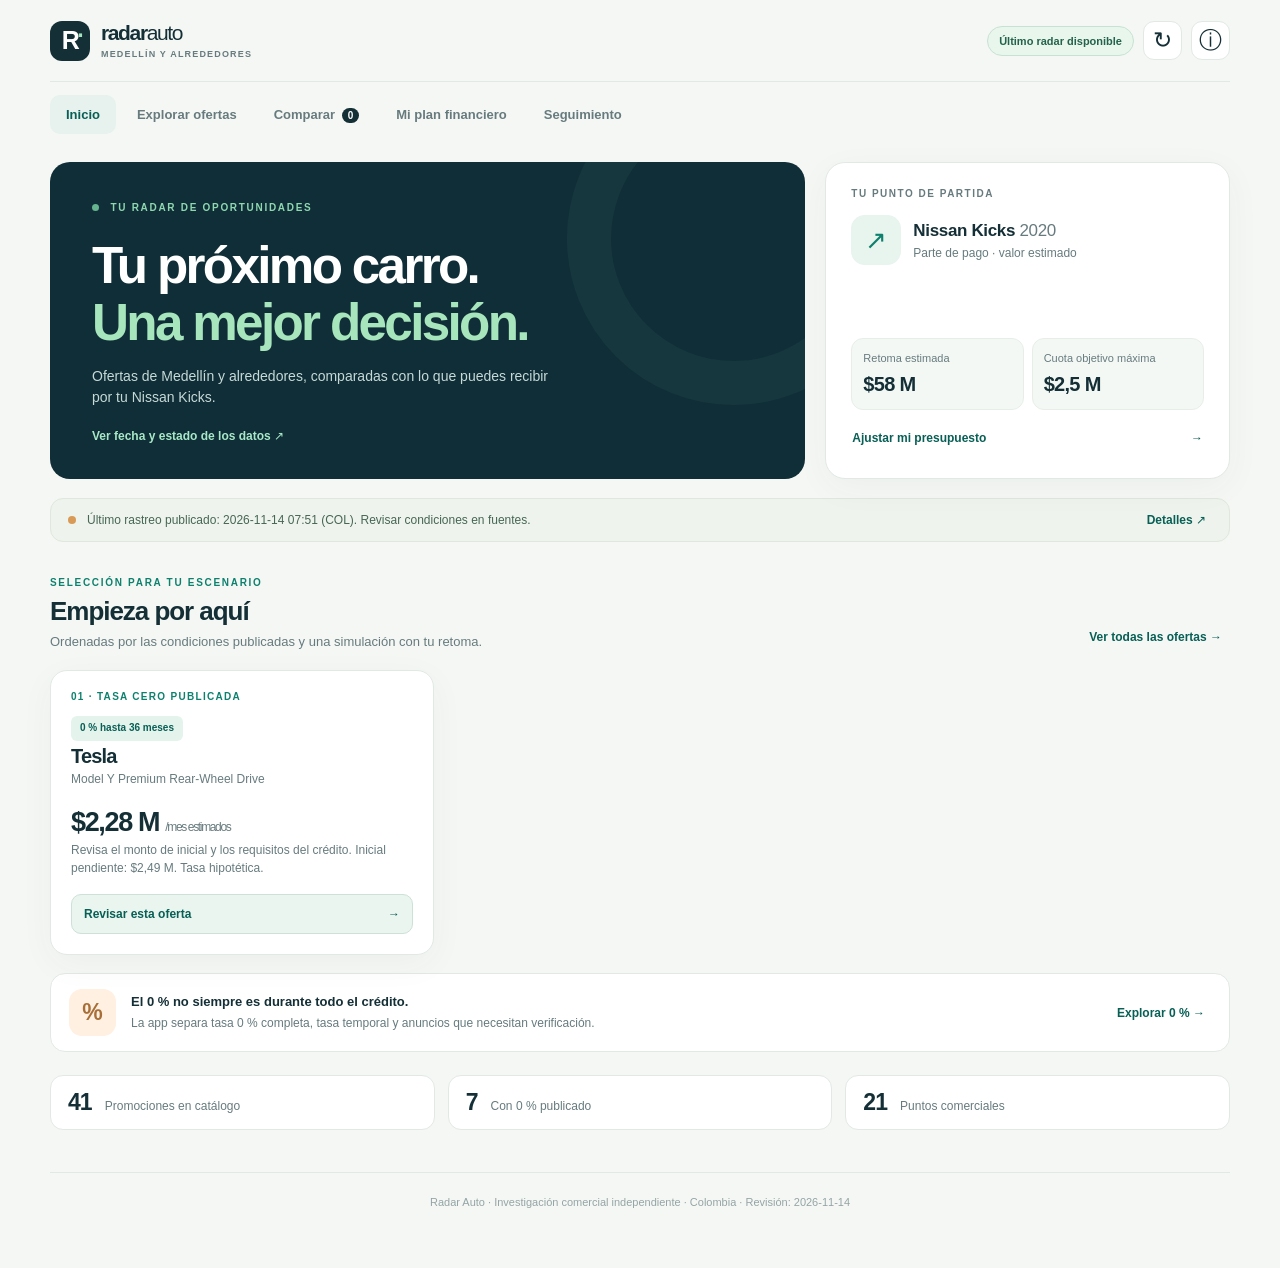
<file: index.html>
<!doctype html>
<html lang="es">
<head>
<meta charset="utf-8">
<meta name="viewport" content="width=device-width,initial-scale=1,viewport-fit=cover">
<title>Radar Auto · Ofertas de carros en Medellín</title>
<meta name="description" content="Encuentra promociones de carros, compáralas y simula el cambio entregando tu Nissan Kicks 2020.">
<meta name="theme-color" content="#112c35">
<meta name="apple-mobile-web-app-capable" content="yes">
<meta name="apple-mobile-web-app-title" content="Radar Auto">
<meta name="apple-mobile-web-app-status-bar-style" content="default">
<link rel="manifest" href="./manifest.webmanifest">
<link rel="icon" href="./icons/icon-192.png" type="image/png">
<link rel="apple-touch-icon" href="./icons/apple-touch-icon.png">
<style>:root{--ink:#142f36;--muted:#677b7e;--soft:#94a4a5;--accent:#0e806e;--accent-dark:#075f55;--accent-soft:#e5f3ed;--paper:#f5f7f4;--card:#fff;--line:#e2e9e5;--orange:#c18037;--orange-bg:#fff1df;--shadow:0 9px 35px rgba(25,60,54,.045);font-family:Inter,-apple-system,BlinkMacSystemFont,"Segoe UI",sans-serif;color:var(--ink);background:var(--paper);font-synthesis:none}
*{box-sizing:border-box}html{scroll-behavior:smooth}body{margin:0;min-width:320px;-webkit-font-smoothing:antialiased}button,input,select{font:inherit}button{cursor:pointer}button:disabled{cursor:not-allowed;opacity:.5}button,select,input{-webkit-tap-highlight-color:transparent}button:focus-visible,a:focus-visible,input:focus-visible,select:focus-visible,summary:focus-visible{outline:3px solid #5cae9d;outline-offset:3px}a{color:inherit}h1,h2,h3,p{margin-top:0}p{line-height:1.55}.hidden{display:none!important}.app-shell{max-width:1240px;padding:0 30px 60px;margin:0 auto}.app-header{height:82px;display:flex;align-items:center;justify-content:space-between;gap:15px;border-bottom:1px solid var(--line)}.brand-lockup{text-decoration:none;display:flex;align-items:center;gap:11px}.brand-icon{background:var(--ink);color:white;border-radius:12px;width:40px;height:40px;display:grid;place-items:center;position:relative;font-weight:900;font-size:25px;letter-spacing:-.07em}.brand-icon span{color:#a1e4be;position:absolute;right:8px;top:1px;font-size:23px}.brand-lockup strong{font-size:21px;letter-spacing:-.065em;display:block;line-height:1.05}.brand-light{font-weight:500}.brand-lockup small{font-size:9px;letter-spacing:.13em;display:block;font-weight:800;color:var(--muted);margin-top:5px}.header-actions{display:flex;align-items:center;gap:9px}.net-pill{border:1px solid #c7e2d4;background:#e8f6eb;color:#24624d;border-radius:30px;font-size:11px;font-weight:750;padding:8px 11px}.net-pill.off{background:#fff0df;color:#936028;border-color:#f1d8b3}.icon-button{display:grid;place-items:center;width:39px;height:39px;border:1px solid var(--line);background:var(--card);border-radius:11px;font-size:23px;color:var(--ink)}.desktop-nav{display:flex;align-items:center;gap:5px;margin:13px 0 28px}.nav-item{border:0;background:none;border-radius:10px;color:var(--muted);padding:12px 16px;font-size:13px;font-weight:740;white-space:nowrap}.nav-item.active{background:#e7f1ed;color:var(--accent-dark)}.compare-number{background:var(--ink);color:white;border-radius:20px;padding:2px 6px;font-size:10px;margin-left:3px}.screen{animation:appear .16s ease-out}@keyframes appear{from{opacity:.6;transform:translateY(3px)}to{opacity:1;transform:none}}
.eyebrow,.overline{font-size:10px;letter-spacing:.17em;font-weight:850;color:var(--accent);text-transform:uppercase}.live-dot{display:inline-block;width:7px;height:7px;background:#65b38f;border-radius:50%;margin-right:7px}.home-intro{display:grid;grid-template-columns:1.4fr .75fr;gap:20px}.intro-copy{min-height:301px;border-radius:20px;background:#102e37;color:white;padding:35px 42px;position:relative;overflow:hidden}.intro-copy:after{content:"";position:absolute;width:245px;height:245px;border:44px solid rgba(151,215,183,.055);border-radius:50%;right:-95px;top:-90px}.intro-copy .eyebrow{color:#8ed7af}.intro-copy h1{font-size:clamp(32px,4vw,53px);line-height:1.12;font-weight:720;letter-spacing:-.052em;margin:22px 0 14px;max-width:660px}.intro-copy h1 em{font-style:normal;color:#a7e5bc}.intro-copy p{color:#c6d9d7;max-width:460px;font-size:14px;margin-bottom:17px}.text-action{border:0;background:none;color:#a8e8c7;font-weight:730;font-size:12px;padding:0}.profile-summary{background:#fff;border-radius:20px;padding:25px;border:1px solid var(--line);box-shadow:var(--shadow);display:flex;flex-direction:column}.profile-label{font-size:10px;letter-spacing:.15em;font-weight:850;color:var(--muted)}.profile-car{display:flex;gap:12px;align-items:center;margin:16px 0 25px}.car-avatar{display:grid;place-items:center;background:#e8f4ee;color:var(--accent);font-size:26px;width:50px;height:50px;border-radius:14px}.profile-car strong{display:block;font-size:17px;letter-spacing:-.02em}.profile-car strong span{font-weight:450;color:var(--muted)}.profile-car small{display:block;font-size:12px;color:var(--muted);margin-top:5px}.profile-values{display:grid;grid-template-columns:1fr 1fr;gap:8px;margin-top:auto}.profile-values>div{padding:13px 11px;background:#f4f8f5;border:1px solid #e7eee8;border-radius:12px}.profile-values small{display:block;color:var(--muted);font-size:11px;line-height:1.25}.profile-values strong{display:block;letter-spacing:-.035em;font-size:20px;margin-top:7px}.profile-edit{width:100%;margin-top:13px;border:0;background:none;color:var(--accent-dark);font-size:12px;font-weight:780;display:flex;justify-content:space-between;padding:8px 1px}.status-strip{background:#eef4ed;border:1px solid #dfe8db;padding:13px 17px;border-radius:13px;display:flex;align-items:center;gap:11px;margin:19px 0 30px;font-size:12px;color:#476654}.status-indicator{width:8px;height:8px;border-radius:50%;background:#da9a57;flex:0 0 8px}.status-strip span:nth-child(2){flex:1}.status-strip button{border:0;background:none;color:var(--accent-dark);font-size:12px;font-weight:750;white-space:nowrap}.section-heading{display:flex;justify-content:space-between;align-items:end;gap:16px;margin-bottom:18px}.section-heading h2{font-size:26px;letter-spacing:-.04em;margin:6px 0 5px}.section-heading p{color:var(--muted);font-size:13px;margin:0}.small-link{background:none;border:0;color:var(--accent-dark);font-size:12px;font-weight:800;white-space:nowrap;padding:8px}.feature-grid{display:grid;grid-template-columns:repeat(3,minmax(0,1fr));gap:14px}.feature-card{background:#fff;border:1px solid var(--line);border-radius:17px;padding:20px;display:flex;flex-direction:column;box-shadow:var(--shadow);min-height:285px}.feature-card .feature-label{color:var(--accent);font-size:10px;letter-spacing:.13em;font-weight:850;margin-bottom:14px}.feature-card h3{font-size:20px;letter-spacing:-.04em;margin:4px 0}.feature-card .model{font-size:12px;color:var(--muted);margin-bottom:12px}.feature-card .feature-fig{font-size:27px;letter-spacing:-.05em;font-weight:800;margin:9px 0 3px}.feature-card .feature-fig small{font-weight:500;color:var(--muted);font-size:12px}.feature-card .feature-note{font-size:12px;line-height:1.5;color:var(--muted);margin-bottom:16px}.feature-card button{border:1px solid #cde1d8;background:#e9f5ee;color:var(--accent-dark);font-size:12px;font-weight:820;padding:12px;border-radius:10px;margin-top:auto;text-align:left;display:flex;justify-content:space-between}.explain-row{margin:18px 0 23px;display:flex;align-items:center;gap:15px;background:#fff;border:1px solid var(--line);padding:15px 18px;border-radius:15px}.explain-symbol{display:grid;place-items:center;width:47px;height:47px;background:#fff0e1;border-radius:13px;font-size:23px;font-weight:800;color:#a76f37;flex:0 0 47px}.explain-row div{flex:1}.explain-row strong{font-size:13px}.explain-row p{font-size:12px;color:var(--muted);margin:4px 0 0}.explain-row button{border:0;background:none;color:var(--accent-dark);font-size:12px;font-weight:750}.mini-stats{display:grid;grid-template-columns:repeat(3,1fr);gap:13px}.mini-stats div{border-radius:13px;padding:13px 17px;border:1px solid var(--line);background:#fff;display:flex;align-items:baseline;gap:13px}.mini-stats span{font-size:23px;font-weight:820;letter-spacing:-.04em}.mini-stats small{color:var(--muted);font-size:12px}.page-title{display:flex;justify-content:space-between;align-items:end;gap:14px;margin:8px 0 24px}.page-title h1{font-size:clamp(29px,3vw,39px);letter-spacing:-.055em;margin:6px 0 6px}.page-title p{font-size:13px;color:var(--muted);margin:0}.quiet-btn{background:#fff;border:1px solid var(--line);border-radius:10px;padding:11px 13px;font-size:12px;font-weight:750;white-space:nowrap}.search-box{display:flex;align-items:center;gap:10px;background:#fff;border:1px solid #d1ddd8;border-radius:13px;padding:0 14px;margin-bottom:15px}.search-box>span{font-size:27px;color:var(--accent);transform:rotate(-18deg)}.search-box input{border:0;outline:0;background:none;width:100%;min-height:50px;color:var(--ink);font-size:14px}.search-box button{background:none;border:0;color:var(--muted);font-size:22px;padding:7px}.chip-scroller{display:flex;overflow:auto;gap:9px;margin-bottom:18px;scrollbar-width:none;padding-bottom:2px}.chip-scroller::-webkit-scrollbar{display:none}.filter-chip{background:#fff;border:1px solid #dfe7e1;white-space:nowrap;border-radius:999px;padding:10px 15px;font-size:12px;font-weight:700;color:#5d7371;min-height:40px}.filter-chip.active{background:var(--ink);border-color:var(--ink);color:white}.filter-bar{display:flex;align-items:end;gap:12px;flex-wrap:wrap;border:1px solid var(--line);background:#fff;border-radius:13px;padding:14px 16px;margin-bottom:16px}.filter-bar label,.dealer-heading label{font-size:11px;font-weight:750;color:var(--muted);display:flex;flex-direction:column;gap:5px;min-width:180px}.filter-bar select,.dealer-heading select{border:1px solid var(--line);border-radius:8px;padding:9px 10px;background:#f9fbf9;color:var(--ink);height:42px}.filter-bar .switch-label{flex-direction:row;align-items:center;min-width:auto;font-weight:600;font-size:12px;padding:10px 0}.switch-label input{accent-color:var(--accent);width:17px;height:17px}.reset-btn{border:0;background:none;font-size:11px;font-weight:750;color:var(--accent-dark);padding:10px}.list-meta{display:flex;justify-content:space-between;color:var(--muted);font-size:12px;margin-bottom:13px}.offers-grid{display:grid;grid-template-columns:repeat(3,minmax(0,1fr));gap:14px}.offer-card{background:#fff;border:1px solid var(--line);border-radius:17px;padding:19px;display:flex;flex-direction:column;min-height:338px;box-shadow:var(--shadow)}.offer-head{display:flex;align-items:start;justify-content:space-between;gap:12px}.offer-head .overline{display:block;color:var(--muted);font-size:10px;letter-spacing:.08em}.save-btn{border:1px solid var(--line);width:35px;height:35px;border-radius:10px;display:grid;place-items:center;background:#fff;color:#65807c;font-size:21px;flex:0 0 35px}.save-btn.saved{background:#fcebe8;color:#b44c3d}.offer-card h3{margin:8px 0 6px;font-size:19px;line-height:1.2;letter-spacing:-.04em}.offer-card .fuel-label{color:var(--muted);font-size:12px;margin:0 0 12px}.deal-badge{font-size:10px;line-height:1.25;display:inline-flex;align-items:center;gap:5px;padding:6px 9px;border-radius:6px;font-weight:750;background:var(--accent-soft);color:var(--accent-dark);align-self:start}.deal-badge.temp{background:#eff0fa;color:#5559a3}.deal-badge.review,.deal-badge.expired{background:var(--orange-bg);color:#945f2e}.deal-badge.normal{background:#edf1f0;color:#657b77}.offer-price{font-size:28px;font-weight:800;letter-spacing:-.055em;margin:16px 0 0}.offer-price small{font-size:11px;font-weight:600;color:var(--muted);letter-spacing:0}.offer-benefit{font-size:12px;color:var(--muted);margin:5px 0 15px;line-height:1.5;min-height:32px}.offer-pay{background:#f3f8f5;border-radius:11px;padding:12px 13px;display:flex;align-items:center;justify-content:space-between;gap:8px;margin-top:auto}.offer-pay span{display:block;font-size:10px;color:var(--muted);margin-bottom:5px}.offer-pay strong{font-size:19px;letter-spacing:-.04em}.offer-pay small{font-size:10px;color:var(--muted)}.offer-pay .pay-alert{font-size:10px;color:#9d6430;font-weight:730;text-align:right;max-width:120px}.offer-actions{display:flex;gap:8px;margin-top:11px}.offer-actions button{min-height:42px;border-radius:9px;font-size:12px;font-weight:770}.outline-btn{border:1px solid #d3e0da;background:#fff;color:var(--accent-dark);padding:10px;flex:1}.solid-btn{background:var(--ink);color:#fff;border:1px solid var(--ink);padding:10px 13px;flex:1}.empty-state{padding:30px 20px;border:1px dashed #cad8d0;border-radius:14px;background:#fff;text-align:center;grid-column:1/-1}.empty-state h3{font-size:20px}.empty-state p{font-size:13px;color:var(--muted)}.empty-state button{border:0;background:var(--ink);color:#fff;padding:12px 17px;border-radius:11px}.compare-layout{display:grid;grid-template-columns:repeat(3,minmax(0,1fr));gap:14px}.compare-card{background:#fff;border:1px solid var(--line);border-radius:16px;padding:18px}.compare-card h3{font-size:18px;letter-spacing:-.04em;margin:10px 0 6px}.compare-card .cmp-fig{font-size:25px;letter-spacing:-.04em;font-weight:800;margin:15px 0}.summary-list{border-top:1px solid var(--line);margin-top:16px}.summary-list>div{display:flex;justify-content:space-between;gap:9px;padding:12px 0;border-bottom:1px solid var(--line);font-size:12px}.summary-list span{color:var(--muted)}.summary-list strong{text-align:right}.compare-card .remove-link{border:0;background:transparent;color:#af654a;font-size:12px;font-weight:700;margin-top:14px}.compare-legend{grid-column:1/-1;font-size:12px;color:var(--muted);padding:9px}.plan-grid{display:grid;grid-template-columns:minmax(0,1.45fr) minmax(270px,.72fr);gap:16px;align-items:start}.editor-card{background:#fff;border:1px solid var(--line);border-radius:17px;padding:22px;box-shadow:var(--shadow)}.editor-card h2{font-size:17px;letter-spacing:-.02em;margin:0 0 5px}.editor-card p{font-size:12px;color:var(--muted);margin:0}.form-header{display:flex;align-items:center;gap:12px;margin-bottom:20px}.form-icon{display:grid;place-items:center;background:#e9f3eb;color:var(--accent-dark);border-radius:11px;width:36px;height:36px;font-size:11px;font-weight:850}.form-separator{height:1px;background:var(--line);margin:26px 0}.form-fields{display:grid;gap:17px}.two-fields{grid-template-columns:1fr 1fr}.form-fields label{display:flex;flex-direction:column;gap:8px;font-size:12px;font-weight:750;color:#3c5858}.form-fields label small{font-weight:500;color:var(--muted)}.form-fields input,.form-fields select{border:1px solid #d8e2dc;border-radius:10px;height:46px;width:100%;padding:0 12px;font-size:16px;background:#fff;color:var(--ink)}.number-wrap{display:flex;align-items:center;border:1px solid #d8e2dc;border-radius:10px;overflow:hidden;padding:0 11px;gap:5px}.number-wrap input{border:0;padding:0 3px;min-width:0;outline:none}.number-wrap span{color:var(--accent);font-weight:800}.number-wrap b{color:var(--muted);font-size:11px;white-space:nowrap}.privacy-note{margin-top:22px!important;color:#60836e!important}.plan-result .price-large{font-weight:800;font-size:40px;letter-spacing:-.05em;margin:9px 0 3px}.plan-result .summary-list{margin:21px 0}.primary-btn{background:var(--accent);border:0;border-radius:11px;padding:14px;color:#fff;font-size:13px;font-weight:800}.full{width:100%}.education-card{background:#e9f1ec;border-radius:15px;padding:18px;margin-top:14px}.education-card strong{font-size:13px}.education-card p{font-size:12px;color:#55706a;margin:6px 0 0}.radar-banner{background:#fff;border:1px solid #dce5df;border-radius:15px;padding:18px 20px;margin-bottom:18px;display:flex;gap:13px;align-items:center}.radar-banner .signal{width:12px;height:12px;background:#d99b58;border-radius:50%;flex:0 0 12px}.radar-banner strong{font-size:14px}.radar-banner p{font-size:12px;color:var(--muted);margin:4px 0 0}.radar-grid{display:grid;grid-template-columns:1fr 1fr;gap:16px}.check-row{border-bottom:1px solid var(--line);display:flex;align-items:start;justify-content:space-between;gap:12px;padding:13px 0;font-size:12px}.check-row small{display:block;color:var(--muted);margin-top:4px;overflow-wrap:anywhere}.check-row .ok{color:var(--accent)}.check-row .err{color:#a05b3d}.detail-box{border-top:1px solid var(--line);padding:15px 0;font-size:12px}.detail-box summary{font-weight:750;cursor:pointer}.detail-box p{padding-top:10px}.source-links{display:flex;flex-direction:column;margin:15px 0}.source-links a{display:block;font-size:12px;text-decoration:none;color:var(--accent-dark);padding:11px;border-bottom:1px solid var(--line)}.dealer-heading{margin-top:35px}.dealer-heading select{min-width:190px}.dealers-grid{display:grid;grid-template-columns:repeat(3,1fr);gap:13px}.dealer-card{background:#fff;border:1px solid var(--line);border-radius:13px;padding:18px}.dealer-card small{color:var(--accent);font-size:10px;font-weight:800;letter-spacing:.1em}.dealer-card h3{font-size:16px;margin:8px 0}.dealer-card p{font-size:12px;color:var(--muted);min-height:36px}.dealer-card a{color:var(--accent-dark);font-size:12px;font-weight:750;text-decoration:none}.legal-notice{margin-top:22px;color:var(--muted);font-size:11px}.legal-notice summary{cursor:pointer}.site-footer{font-size:11px;text-align:center;color:var(--soft);margin-top:42px;padding-top:23px;border-top:1px solid var(--line)}.mobile-nav{display:none}.toast{position:fixed;bottom:100px;left:50%;z-index:80;transform:translateX(-50%) translateY(16px);background:#16323a;color:#fff;box-shadow:0 14px 45px #172a2a45;border-radius:11px;padding:11px 17px;font-size:12px;font-weight:700;opacity:0;pointer-events:none;transition:.2s;white-space:nowrap;max-width:95vw}.toast.visible{opacity:1;transform:translateX(-50%) translateY(0)}.sheet-overlay{position:fixed;inset:0;background:#08282e9c;z-index:90;display:flex;align-items:flex-end;justify-content:center}.detail-sheet{background:#fff;width:100%;max-width:640px;max-height:92dvh;overflow:auto;border-radius:21px 21px 0 0;padding:12px 24px calc(28px + env(safe-area-inset-bottom,0px));box-shadow:0 -12px 40px #041a1a1c}.sheet-handle{width:46px;height:4px;border-radius:10px;background:#d6e0da;margin:0 auto 16px}.sheet-header{display:flex;justify-content:space-between;align-items:center;margin-bottom:7px}.detail-sheet h2{font-size:25px;letter-spacing:-.04em;margin:8px 0}.detail-sheet .detail-price{font-size:29px;font-weight:850;letter-spacing:-.05em;margin:10px 0}.detail-sheet .detail-text{font-size:13px;color:#536b6b;line-height:1.6}.detail-sheet .detail-section{padding:15px 0;border-top:1px solid var(--line)}.detail-sheet .detail-section strong{font-size:12px}.detail-sheet .detail-section p{font-size:12px;color:var(--muted);margin:6px 0 0}.detail-sheet .detail-actions{display:flex;gap:9px;margin-top:18px}.detail-sheet .detail-actions button{flex:1}.detail-sheet .source-anchor{color:var(--accent-dark);font-size:12px;font-weight:800}.quote-form{margin-top:20px}.muted{color:var(--muted)!important}.desktop-only{display:block}
@media(max-width:950px){.feature-grid,.offers-grid,.dealers-grid,.compare-layout{grid-template-columns:repeat(2,minmax(0,1fr))}.home-intro{grid-template-columns:1fr 340px}.intro-copy{padding:30px}.intro-copy h1{font-size:39px}.plan-grid{grid-template-columns:minmax(0,1fr) 290px}.mini-stats div{flex-direction:column;gap:2px}}
@media(max-width:700px){.app-shell{padding:0 16px calc(112px + env(safe-area-inset-bottom,0px))}.app-header{height:69px}.brand-lockup strong{font-size:19px}.brand-icon{width:36px;height:36px}.brand-lockup small{font-size:8px}.desktop-nav{display:none}.mobile-nav{position:fixed;bottom:0;left:0;right:0;z-index:70;display:grid;grid-template-columns:repeat(5,1fr);align-items:stretch;padding:8px 5px calc(7px + env(safe-area-inset-bottom,0px));background:rgba(255,255,255,.97);border-top:1px solid #dce6df;box-shadow:0 -5px 22px #14372a10;backdrop-filter:blur(16px)}.mobile-nav button{border:0;background:none;min-height:57px;color:#7a8d86;display:flex;align-items:center;justify-content:center;flex-direction:column;gap:3px;font-weight:600;padding:4px 1px;border-radius:10px}.mobile-nav button.active{color:var(--accent-dark);background:#eaf6ef}.mobile-nav button>span{font-size:22px;line-height:1;position:relative}.mobile-nav button small{font-size:10px}.compare-tab i{position:absolute;right:-12px;top:-7px;background:#b57940;color:white;font-size:10px;font-style:normal;border-radius:20px;padding:2px 5px}.home-intro{grid-template-columns:1fr;gap:13px}.intro-copy{padding:27px 24px;min-height:auto}.intro-copy h1{font-size:37px;margin:20px 0 12px}.intro-copy p{font-size:13px;max-width:400px}.profile-summary{padding:18px}.profile-car{margin:12px 0}.profile-values{grid-template-columns:1fr 1fr}.profile-values>div{padding:10px 12px}.profile-values strong{font-size:20px}.profile-edit{padding:10px 1px 0}.status-strip{margin:14px 0 25px;padding:12px 13px}.section-heading h2{font-size:25px}.section-heading p{font-size:12px}.feature-grid,.offers-grid,.dealers-grid,.compare-layout{grid-template-columns:1fr}.feature-grid{gap:11px}.feature-card{min-height:auto;padding:18px}.feature-card .feature-label{margin-bottom:6px}.feature-card .feature-note{margin-bottom:10px}.explain-row{align-items:start}.explain-row button{display:none}.mini-stats{grid-template-columns:repeat(3,1fr);gap:7px}.mini-stats div{padding:12px 9px;min-height:90px}.mini-stats span{font-size:22px}.mini-stats small{font-size:10px;line-height:1.4}.page-title h1{font-size:30px}.page-title{margin-top:24px;align-items:start}.page-title .quiet-btn{align-self:center}.filter-bar{gap:9px;padding:12px}.filter-bar label{flex:1;min-width:125px}.filter-bar .switch-label{flex:none;min-width:190px}.filter-bar .reset-btn{flex:1;text-align:right}.list-meta span:last-child{font-size:10px}.offer-card{padding:18px;min-height:auto}.offer-benefit{min-height:0}.offer-price{margin-top:13px}.plan-grid,.radar-grid{grid-template-columns:1fr}.editor-card{padding:18px}.two-fields{grid-template-columns:1fr 1fr}.detail-sheet{padding:12px 18px calc(24px + env(safe-area-inset-bottom,0px))}.site-footer{font-size:10px}.net-pill{font-size:10px;padding:7px 8px}.header-actions{gap:6px}.icon-button{width:36px;height:36px}.dealer-heading{display:block}.dealer-heading label{margin-top:15px}.toast{bottom:105px}.screen{animation:none}}
@media(max-width:400px){.brand-lockup small{letter-spacing:.07em}.home-intro .intro-copy h1{font-size:32px}.two-fields{grid-template-columns:1fr}.page-title p{font-size:12px}.profile-values strong{font-size:18px}.section-heading .small-link{font-size:10px}}
@media(prefers-reduced-motion:reduce){html{scroll-behavior:auto}*,*:before,*:after{animation:none!important;transition:none!important}}
.plan-offer-label{display:flex;flex-direction:column;gap:7px;color:var(--muted);font-size:12px;font-weight:740;margin:16px 0 20px}.plan-offer-label select{width:100%;height:46px;border:1px solid var(--line);border-radius:10px;background:#f8fbf8;padding:8px 9px;color:var(--ink);font-size:12px}.plan-result .price-large{margin:3px 0}.plan-result .privacy-note{font-size:11px!important;margin:15px 0!important}
@media(max-width:700px){.plan-sidebar{order:-1}.plan-grid{gap:14px}.plan-result{background:#fff}.plan-result .summary-list{margin:15px 0}.plan-result .summary-list>div{padding:9px 0}}
</style>
</head>
<body>
<div class="app-shell">
 <header class="app-header">
  <a class="brand-lockup" href="#inicio" data-tab-link="inicio" aria-label="Volver al inicio"><span class="brand-icon" aria-hidden="true">R<span>·</span></span><span><strong>radar<span class="brand-light">auto</span></strong><small>MEDELLÍN Y ALREDEDORES</small></span></a>
  <div class="header-actions"><span id="netPill" class="net-pill" role="status">Datos locales</span><button class="icon-button" id="refreshBtn" type="button" title="Buscar versión publicada más reciente" aria-label="Actualizar catálogo">↻</button><button class="icon-button" data-switch="radar" type="button" title="Monitoreo y fuentes" aria-label="Monitoreo y fuentes">ⓘ</button></div>
 </header>
 <nav class="desktop-nav" aria-label="Navegación principal">
  <button class="nav-item active" data-switch="inicio" type="button">Inicio</button>
  <button class="nav-item" data-switch="ofertas" type="button">Explorar ofertas</button>
  <button class="nav-item" data-switch="comparar" type="button">Comparar <span class="compare-number" data-compare-count>0</span></button>
  <button class="nav-item" data-switch="plan" type="button">Mi plan financiero</button>
  <button class="nav-item" data-switch="radar" type="button">Seguimiento</button>
 </nav>
 <main id="mainContent" tabindex="-1">
  <section class="screen" data-screen="inicio" aria-labelledby="homeTitle">
   <div class="home-intro"><div class="intro-copy"><span class="eyebrow"><span class="live-dot"></span> TU RADAR DE OPORTUNIDADES</span><h1 id="homeTitle">Tu próximo carro.<br><em>Una mejor decisión.</em></h1><p>Ofertas de Medellín y alrededores, comparadas con lo que puedes recibir por tu Nissan Kicks.</p><button class="text-action" data-switch="radar" type="button">Ver fecha y estado de los datos <span aria-hidden="true">↗</span></button></div><div class="profile-summary"><span class="profile-label">TU PUNTO DE PARTIDA</span><div class="profile-car"><span class="car-avatar" aria-hidden="true">↗</span><div><strong>Nissan Kicks <span>2020</span></strong><small>Parte de pago · valor estimado</small></div></div><div class="profile-values"><div><small>Retoma estimada</small><strong id="homeTrade">$58 M</strong></div><div><small>Cuota objetivo máxima</small><strong id="homeBudget">$2,5 M</strong></div></div><button class="profile-edit" data-switch="plan" type="button">Ajustar mi presupuesto <span>→</span></button></div></div>
   <div class="status-strip" id="statusStrip"><span class="status-indicator"></span><span id="statusLine">Catálogo de referencia disponible. Rastreo aún no activado.</span><button data-switch="radar" type="button">Detalles ↗</button></div>
   <div class="section-heading"><div><span class="overline">SELECCIÓN PARA TU ESCENARIO</span><h2>Empieza por aquí</h2><p>Ordenadas por las condiciones publicadas y una simulación con tu retoma.</p></div><button class="small-link" data-switch="ofertas" type="button">Ver todas las ofertas →</button></div>
   <div class="feature-grid" id="featuredGrid"></div>
   <div class="explain-row"><span class="explain-symbol">%</span><div><strong>El 0 % no siempre es durante todo el crédito.</strong><p>La app separa tasa 0 % completa, tasa temporal y anuncios que necesitan verificación.</p></div><button data-switch="ofertas" data-filter-shortcut="full" type="button">Explorar 0 % →</button></div>
   <div class="mini-stats"><div><span id="totalOffers">—</span><small>Promociones en catálogo</small></div><div><span id="totalZero">—</span><small>Con 0 % publicado</small></div><div><span id="totalDealers">—</span><small>Puntos comerciales</small></div></div>
  </section>
  <section class="screen hidden" data-screen="ofertas" aria-labelledby="offersTitle">
   <div class="page-title"><div><span class="overline">BUSCA Y COMPARA SIN COTIZACIONES</span><h1 id="offersTitle">Explorar ofertas</h1><p>Precio, condiciones, cuota estimada y fuente en un mismo lugar.</p></div><button id="exportOffers" class="quiet-btn" type="button">↓ Exportar</button></div>
   <div class="search-box"><span aria-hidden="true">⌕</span><input type="search" id="searchBox" placeholder="Buscar marca, modelo o beneficio" aria-label="Buscar ofertas" autocomplete="off"><button id="clearSearch" type="button" title="Borrar búsqueda" aria-label="Borrar búsqueda">×</button></div>
   <div class="chip-scroller" aria-label="Filtros rápidos" id="filterChips"><button class="filter-chip active" data-chip="all" aria-pressed="true" type="button">Todas</button><button class="filter-chip" data-chip="full" aria-pressed="false" type="button">0 % plazo completo</button><button class="filter-chip" data-chip="intro" aria-pressed="false" type="button">0 % inicial</button><button class="filter-chip" data-chip="electric" aria-pressed="false" type="button">Eléctricos e híbridos</button><button class="filter-chip" data-chip="saved" aria-pressed="false" type="button">♡ Guardadas</button></div>
   <div class="filter-bar"><label>Marca<select id="brandFilter"><option value="">Todas las marcas</option></select></label><label>Ordenar por<select id="sortFilter"><option value="smart">Más relevantes</option><option value="payment">Menor cuota estimada</option><option value="price">Menor precio</option><option value="soon">Próximo vencimiento</option></select></label><label class="switch-label"><input type="checkbox" id="includeExpired"> Incluir vencidas</label><button type="button" class="reset-btn" id="resetFilters">Limpiar filtros</button></div>
   <div class="list-meta"><span id="resultsCount">— resultados</span><span>Cuotas estimadas, no aprobadas</span></div>
   <div id="offersGrid" class="offers-grid"></div>
  </section>
  <section class="screen hidden" data-screen="comparar" aria-labelledby="compareTitle">
   <div class="page-title"><div><span class="overline">LADO A LADO</span><h1 id="compareTitle">Comparar vehículos</h1><p>Guarda hasta tres opciones para ver cuál se ajusta a tu plan.</p></div><button class="quiet-btn" id="clearCompare" type="button">Vaciar selección</button></div>
   <div class="compare-layout" id="compareContent"></div>
  </section>
  <section class="screen hidden" data-screen="plan" aria-labelledby="planTitle">
   <div class="page-title"><div><span class="overline">PERSONALIZA UNA SOLA VEZ</span><h1 id="planTitle">Mi plan financiero</h1><p>Modifica tu escenario. La app recalcula las oportunidades automáticamente.</p></div><button id="resetPlan" class="quiet-btn" type="button">Reiniciar</button></div>
   <div class="plan-grid"><form id="profileForm" class="editor-card">
    <div class="form-header"><span class="form-icon">01</span><div><h2>Mi Nissan Kicks 2020</h2><p>Son estimaciones modificables, no avalúos.</p></div></div>
    <div class="form-fields two-fields"><label>Retoma del concesionario <small>Millones COP</small><div class="number-wrap"><span>$</span><input id="inputTrade" type="number" min="0" max="1000" step="0.5" inputmode="decimal"><b>M</b></div></label><label>Venta particular estimada <small>Millones COP</small><div class="number-wrap"><span>$</span><input id="inputSale" type="number" min="0" max="1000" step="0.5" inputmode="decimal"><b>M</b></div></label></div>
    <div class="form-separator"></div><div class="form-header"><span class="form-icon">02</span><div><h2>Cómo quiero pagar</h2><p>Valores que usaremos al comparar.</p></div></div>
    <div class="form-fields two-fields"><label>Efectivo adicional <small>Millones COP</small><div class="number-wrap"><span>$</span><input id="inputCash" type="number" min="0" max="1000" step="0.5" inputmode="decimal"><b>M</b></div></label><label>Cuota máxima que prefiero <small>Millones COP/mes</small><div class="number-wrap"><span>$</span><input id="inputTarget" type="number" min="0.1" max="100" step="0.1" inputmode="decimal"><b>M</b></div></label><label>Plazo deseado<select id="inputMonths"><option value="12">12 meses</option><option value="24">24 meses</option><option value="36">36 meses</option><option value="48">48 meses</option><option value="60">60 meses</option><option value="72">72 meses</option></select></label><label>Tasa mensual si falta confirmar <small>Hipótesis, no oferta</small><div class="number-wrap"><input id="inputRate" type="number" min="0" max="5" step="0.05" inputmode="decimal"><b>% M.V.</b></div></label><label>Seguros y gastos al mes <small>Millones COP</small><div class="number-wrap"><span>$</span><input id="inputInsurance" type="number" min="0" max="100" step="0.01" inputmode="decimal"><b>M</b></div></label><label>Gastos iniciales <small>Millones COP</small><div class="number-wrap"><span>$</span><input id="inputFees" type="number" min="0" max="100" step="0.1" inputmode="decimal"><b>M</b></div></label></div>
    <p class="privacy-note">✓ Tus datos se guardan únicamente en este dispositivo. No necesitas cargar cotizaciones.</p>
   </form><div class="plan-sidebar"><div class="editor-card plan-result"><span class="overline">SIMULACIÓN DE TU CAMBIO</span><label class="plan-offer-label">Vehículo a simular<select id="planSelectedOffer" aria-label="Vehículo a simular"></select></label><div class="price-large" id="planMonthly">—</div><p id="planMonthlyNote">Cuota mensual estimada</p><div id="planScenario" class="summary-list"></div><p class="privacy-note">La financiación y la retoma siempre deben confirmarse con el concesionario.</p><button class="primary-btn full" data-switch="ofertas" type="button">Explorar otras promociones →</button></div><div class="education-card"><strong>¿Qué significa la cuota estimada?</strong><p>Se calcula sobre precio publicado, retoma y efectivo. Si faltan las condiciones del crédito, se usa tu tasa hipotética; no equivale a una aprobación ni incluye costos no introducidos.</p></div></div></div>
  </section>
  <section class="screen hidden" data-screen="radar" aria-labelledby="radarTitle">
   <div class="page-title"><div><span class="overline">TRANSPARENCIA DE DATOS</span><h1 id="radarTitle">Radar y fuentes</h1><p>Qué se rastrea, cuándo se revisó y de dónde salió cada dato.</p></div><button class="quiet-btn" id="radarRefresh" type="button">↻ Actualizar</button></div>
   <div id="radarStatus" class="radar-banner"></div>
   <div class="radar-grid"><div class="editor-card"><h2>Actividad del rastreador</h2><div id="monitorChecks"></div><details class="detail-box"><summary>Cómo instalar la app en tu iPhone</summary><p>Una vez publicada en HTTPS, abre la dirección en Safari, pulsa Compartir → Agregar a Inicio y activa «Abrir como app web». No es instalable desde un archivo local.</p></details><details class="detail-box"><summary>Cómo interpretar las promociones</summary><p>Una tasa promocional durante seis meses no implica 0 % durante todo el crédito. Las tasas «desde», bonos e inventario deben confirmarse con la marca y el concesionario.</p></details></div><div class="editor-card"><h2>Fuentes comerciales</h2><p class="muted">Enlaces externos a publicaciones que el proyecto consulta.</p><div id="sourceLinks" class="source-links"></div><button class="quiet-btn" type="button" id="quoteOpen">+ Añadir una cotización propia (opcional)</button></div></div>
   <div class="section-heading dealer-heading"><div><span class="overline">RED DE CONCESIONARIOS</span><h2>¿Dónde cotizar?</h2><p>Ubicaciones para consultar disponibilidad y retoma de tu vehículo.</p></div><label>Marca <select id="dealerFilter"><option value="">Todas</option></select></label></div><div class="dealers-grid" id="dealerList"></div>
   <details class="legal-notice"><summary>Limitaciones y condiciones de uso</summary><p>Es un proyecto de investigación comercial independiente. El catálogo inicial contiene referencias publicadas, no cotizaciones personalizadas; las campañas nacionales no garantizan disponibilidad local. El rastreo solo se actualiza automáticamente cuando el proyecto está desplegado con la programación activa. Ninguna cuota mostrada constituye una aprobación bancaria ni incluye cargos desconocidos.</p></details>
  </section>
 </main>
 <footer class="site-footer">Radar Auto · Investigación comercial independiente · Colombia · <span id="footerData">Datos sujetos a validación</span></footer>
</div>
<nav class="mobile-nav" aria-label="Menú principal"><button data-switch="inicio" class="active" type="button"><span aria-hidden="true">⌂</span><small>Inicio</small></button><button data-switch="ofertas" type="button"><span aria-hidden="true">⌕</span><small>Ofertas</small></button><button data-switch="comparar" class="compare-tab" type="button"><span aria-hidden="true">▤<i data-compare-count>0</i></span><small>Comparar</small></button><button data-switch="plan" type="button"><span aria-hidden="true">◫</span><small>Mi plan</small></button><button data-switch="radar" type="button"><span aria-hidden="true">◎</span><small>Radar</small></button></nav>
<div class="toast" id="toast" role="status" aria-live="polite"></div>
<div class="sheet-overlay hidden" id="detailOverlay" role="presentation"><section class="detail-sheet" role="dialog" aria-modal="true" aria-labelledby="detailTitle"><div class="sheet-handle"></div><div class="sheet-header"><span class="overline" id="detailBrand"></span><button id="detailClose" class="icon-button" type="button" aria-label="Cerrar detalle">×</button></div><div id="detailBody"></div></section></div>
<div class="sheet-overlay hidden" id="quoteOverlay"><section class="detail-sheet" role="dialog" aria-modal="true" aria-labelledby="quoteTitle"><div class="sheet-handle"></div><div class="sheet-header"><h2 id="quoteTitle">Cotización adicional</h2><button class="icon-button" id="quoteClose" type="button" aria-label="Cerrar">×</button></div><p class="muted">Opcional. El rastreador funciona sin subir ningún documento.</p><form id="quoteForm" class="form-fields quote-form"><label>Marca<input name="brand" required placeholder="Ej. Mazda"></label><label>Modelo<input name="model" required placeholder="Ej. CX-30 Touring"></label><label>Precio (millones COP)<input name="price" required type="number" min="1" step="0.01"></label><label>Beneficio o notas<input name="terms" placeholder="Ej. tasa 0 % hasta 24 meses"></label><label>URL de la oferta (opcional)<input name="source" type="url" placeholder="https://..."></label><button class="primary-btn full" type="submit">Guardar cotización</button></form></section></div>
<script type="application/json" id="seed">{"updated_at": "2026-10-27", "disclaimer": "Investigación pública de octubre 2026. No hay confirmación de inventario, cotización individual o aprobación financiera. Precios 'desde' son referenciales; no descontar bonos dos veces.", "offers": [{"id": "auto-chevrolet-ofertas-y-oportunidades-chevrolet-f0cf9fb", "brand": "Chevrolet", "model": "Ofertas y Oportunidades Chevrolet", "type": "Sin clasificar", "fuel": "Sin precisar", "price": null, "price_status": "sin_cotizar", "benefit": "CHEVROLET Conoce los términos y condiciones de esta promoción aquí* Onix Sedán Spark EUV Captiva Híbrida Colorado", "scheme": "standard", "intro_months": 0, "intro_rate": 0, "after_rate": null, "max_months": null, "min_down_pct": 0, "valid_until": null, "bonus": 0, "terms": "CHEVROLET Conoce los términos y condiciones de esta promoción aquí* Onix Sedán Spark EUV Captiva Híbrida Colorado", "source": "https://www.chevrolet.com.co/ofertas-oportunidades", "landing_url": "https://www.chevrolet.com.co/ofertas-oportunidades", "source_name": "Chevrolet — oportunidades", "detected_at": "2026-11-14T07:51:27-05:00", "auto": true, "reliability": "promocion_detectada", "verified": "Campaña identificada automáticamente, condiciones por confirmar.", "evidence": {"claim": "CHEVROLET Conoce los términos y condiciones de esta promoción aquí* Onix Sedán Spark EUV Captiva Híbrida Colorado", "legal": "", "legal_url": null}}, {"id": "auto-chevrolet-te-gusto-f0cf9fb", "brand": "Chevrolet", "model": "¿TE GUSTÓ?", "type": "Sin clasificar", "fuel": "Sin precisar", "price": null, "price_status": "sin_cotizar", "benefit": "Déjanos tus datos y un asesor se comunicará contigo. Consulta aquí Política de Privacidad 1 Conoce los términos y condiciones de esta promoción aquí", "scheme": "standard", "intro_months": 0, "intro_rate": 0, "after_rate": null, "max_months": null, "min_down_pct": 0, "valid_until": null, "bonus": 0, "terms": "Déjanos tus datos y un asesor se comunicará contigo. Consulta aquí Política de Privacidad 1 Conoce los términos y condiciones de esta promoción aquí", "source": "https://www.chevrolet.com.co/ofertas-oportunidades", "landing_url": "https://www.chevrolet.com.co/ofertas-oportunidades", "source_name": "Chevrolet — oportunidades", "detected_at": "2026-11-14T07:51:27-05:00", "auto": true, "reliability": "promocion_detectada", "verified": "Campaña identificada automáticamente, condiciones por confirmar.", "evidence": {"claim": "Déjanos tus datos y un asesor se comunicará contigo. Consulta aquí Política de Privacidad 1 Conoce los términos y condiciones de esta promoción aquí", "legal": "", "legal_url": null}}, {"id": "auto-kia-autoland-1-identificacion-del-organizador-7f7ede7", "brand": "Kia Autoland", "model": "1. IDENTIFICACIÓN DEL ORGANIZADOR", "type": "Sin clasificar", "fuel": "Sin precisar", "price": null, "price_status": "sin_cotizar", "benefit": "La presente promoción es organizada por METROKIA S.A., sociedad comercial identificada con NIT 830.078.966-6, con domicilio principal en Santa Marta, (en adelante, \"el Or", "scheme": "standard", "intro_months": 0, "intro_rate": 0, "after_rate": null, "max_months": null, "min_down_pct": 0, "valid_until": null, "bonus": 0, "terms": "La presente promoción es organizada por METROKIA S.A., sociedad comercial identificada con NIT 830.078.966-6, con domicilio principal en Santa Marta, (en adelante, \"el Organizador\" o \"METROKIA\"), quien actúa además en calidad de proveedor de las pastillas de freno genuinas KIA objeto del beneficio. La redención del beneficio se realizará a través de la red de concesionarios autorizados KIA a nivel nacional (en adelante, \"los Concesionarios\"), la cual podrá ser consultada en nuestra página WEB : https://kia.com.co/concesionarios, Los Concesionarios actúan como puntos autorizados de redención y prestan el servicio de instalación conforme a su propia relación comercial y de garantía frente al consumidor, sin que ello sustituya las obligaciones legales de garantía que corre", "source": "https://kia.autoland.com.co/terminos-y-condiciones", "landing_url": "https://kia.autoland.com.co/terminos-y-condiciones", "source_name": "Kia Autoland — condiciones concesionario Medellín", "detected_at": "2026-11-14T07:51:27-05:00", "auto": true, "reliability": "promocion_detectada", "verified": "Campaña identificada automáticamente, condiciones por confirmar.", "evidence": {"claim": "La presente promoción es organizada por METROKIA S.A., sociedad comercial identificada con NIT 830.078.966-6, con domicilio principal en Santa Marta, (en adelante, \"el Organizador\" o \"METROKIA\"), quien actúa además en calidad de proveedor de las pastillas de freno genuinas KIA objeto del beneficio. La redención del beneficio se realizará a través de la red de concesionarios aut", "legal": "", "legal_url": null}}, {"id": "auto-kia-autoland-2-bono-de-descuento-de-hasta-15-000-000-7f7ede7", "brand": "Kia Autoland", "model": "2. Bono de descuento de hasta $15.000.000", "type": "Sin clasificar", "fuel": "Sin precisar", "price": null, "price_status": "sin_cotizar", "benefit": "Se ofrecerán bonos de descuento de hasta QUINCE MILLONES DE PESOS ($15.000.000 COP), según la referencia, versión y condiciones comerciales aplicables. El monto máximo no", "scheme": "standard", "intro_months": 0, "intro_rate": 0, "after_rate": null, "max_months": null, "min_down_pct": 0, "valid_until": null, "bonus": 0, "terms": "Se ofrecerán bonos de descuento de hasta QUINCE MILLONES DE PESOS ($15.000.000 COP), según la referencia, versión y condiciones comerciales aplicables. El monto máximo no aplica necesariamente a todo el portafolio. Los bonos no son canjeables por dinero en efectivo ni acumulables con otras promociones, salvo autorización expresa de Autoland.", "source": "https://kia.autoland.com.co/terminos-y-condiciones", "landing_url": "https://kia.autoland.com.co/terminos-y-condiciones", "source_name": "Kia Autoland — condiciones concesionario Medellín", "detected_at": "2026-11-14T07:51:27-05:00", "auto": true, "reliability": "promocion_detectada", "verified": "Campaña identificada automáticamente, condiciones por confirmar.", "evidence": {"claim": "Se ofrecerán bonos de descuento de hasta QUINCE MILLONES DE PESOS ($15.000.000 COP), según la referencia, versión y condiciones comerciales aplicables. El monto máximo no aplica necesariamente a todo el portafolio. Los bonos no son canjeables por dinero en efectivo ni acumulables con otras promociones, salvo autorización expresa de Autoland.", "legal": "", "legal_url": null}}, {"id": "auto-kia-autoland-2-marco-normativo-aplicable-7f7ede7", "brand": "Kia Autoland", "model": "2. MARCO NORMATIVO APLICABLE", "type": "Sin clasificar", "fuel": "Sin precisar", "price": null, "price_status": "sin_cotizar", "benefit": "Esta promoción se rige por lo dispuesto en la Ley 1480 de 2012 (Estatuto del Consumidor), en especial los artículos relativos a información, publicidad y ofertas o promoc", "scheme": "standard", "intro_months": 0, "intro_rate": 0, "after_rate": null, "max_months": null, "min_down_pct": 0, "valid_until": null, "bonus": 0, "terms": "Esta promoción se rige por lo dispuesto en la Ley 1480 de 2012 (Estatuto del Consumidor), en especial los artículos relativos a información, publicidad y ofertas o promociones (arts. 23 a 31), por el Título II de la Circular Única de la Superintendencia de Industria y Comercio, y por la Ley 1581 de 2012 y el Decreto 1377 de 2013 en materia de protección de datos personales, en lo referente al tratamiento de la información de los consumidores a través de la aplicación IVUO.", "source": "https://kia.autoland.com.co/terminos-y-condiciones", "landing_url": "https://kia.autoland.com.co/terminos-y-condiciones", "source_name": "Kia Autoland — condiciones concesionario Medellín", "detected_at": "2026-11-14T07:51:27-05:00", "auto": true, "reliability": "promocion_detectada", "verified": "Campaña identificada automáticamente, condiciones por confirmar.", "evidence": {"claim": "Esta promoción se rige por lo dispuesto en la Ley 1480 de 2012 (Estatuto del Consumidor), en especial los artículos relativos a información, publicidad y ofertas o promociones (arts. 23 a 31), por el Título II de la Circular Única de la Superintendencia de Industria y Comercio, y por la Ley 1581 de 2012 y el Decreto 1377 de 2013 en materia de protección de datos personales, en ", "legal": "", "legal_url": null}}, {"id": "auto-kia-autoland-3-definiciones-7f7ede7", "brand": "Kia Autoland", "model": "3. DEFINICIONES", "type": "Sin clasificar", "fuel": "Sin precisar", "price": null, "price_status": "sin_cotizar", "benefit": "Campaña/Promoción: la oferta comercial descrita en este documento. Beneficio: el descuento del quince por ciento (15%) sobre el precio de venta al público de pastillas de", "scheme": "standard", "intro_months": 0, "intro_rate": 0, "after_rate": null, "max_months": null, "min_down_pct": 0, "valid_until": null, "bonus": 0, "terms": "Campaña/Promoción: la oferta comercial descrita en este documento. Beneficio: el descuento del quince por ciento (15%) sobre el precio de venta al público de pastillas de freno genuinas KIA. Consumidor: toda persona natural o jurídica que, como destinatario final, adquiera el Beneficio para satisfacer una necesidad propia, privada, familiar o doméstica, en los términos del artículo 5 numeral 3 de la Ley 1480 de 2012. Referencias Element: línea alternativa de repuestos KIA no genuinos, expresamente excluida del Beneficio.", "source": "https://kia.autoland.com.co/terminos-y-condiciones", "landing_url": "https://kia.autoland.com.co/terminos-y-condiciones", "source_name": "Kia Autoland — condiciones concesionario Medellín", "detected_at": "2026-11-14T07:51:27-05:00", "auto": true, "reliability": "promocion_detectada", "verified": "Campaña identificada automáticamente, condiciones por confirmar.", "evidence": {"claim": "Campaña/Promoción: la oferta comercial descrita en este documento. Beneficio: el descuento del quince por ciento (15%) sobre el precio de venta al público de pastillas de freno genuinas KIA. Consumidor: toda persona natural o jurídica que, como destinatario final, adquiera el Beneficio para satisfacer una necesidad propia, privada, familiar o doméstica, en los términos del artí", "legal": "", "legal_url": null}}, {"id": "auto-kia-autoland-3-tasa-de-financiacion-preferencial-desde-el-0-7f7ede7", "brand": "Kia Autoland", "model": "3. Tasa de financiación preferencial desde el 0%", "type": "Sin clasificar", "fuel": "Sin precisar", "price": null, "price_status": "sin_cotizar", "benefit": "Tasa 0 % por 0 meses: por validar · Se ofrecerán alternativas de financiación con tasas preferenciales desde el 0 %, sujetas a las referencias participantes, perfil crediticio del solicitante, estudio y apr", "scheme": "unverified_zero", "intro_months": 0, "intro_rate": 0, "after_rate": null, "max_months": null, "min_down_pct": 0, "valid_until": null, "bonus": 0, "terms": "Se ofrecerán alternativas de financiación con tasas preferenciales desde el 0 %, sujetas a las referencias participantes, perfil crediticio del solicitante, estudio y aprobación de la entidad financiera, plazo, cuota inicial y demás condiciones aplicables. La tasa y las condiciones definitivas deberán ser confirmadas por la entidad financiera.", "source": "https://kia.autoland.com.co/terminos-y-condiciones", "landing_url": "https://kia.autoland.com.co/terminos-y-condiciones", "source_name": "Kia Autoland — condiciones concesionario Medellín", "detected_at": "2026-11-14T07:51:27-05:00", "auto": true, "reliability": "condiciones_incompletas", "verified": "La tasa 0 % se anuncia, pero no se verificó su aplicación durante todo el plazo.", "evidence": {"claim": "Se ofrecerán alternativas de financiación con tasas preferenciales desde el 0 %, sujetas a las referencias participantes, perfil crediticio del solicitante, estudio y aprobación de la entidad financiera, plazo, cuota inicial y demás condiciones aplicables. La tasa y las condiciones definitivas deberán ser confirmadas por la entidad financiera.", "legal": "", "legal_url": null}}, {"id": "auto-kia-autoland-4-objeto-de-la-promocion-7f7ede7", "brand": "Kia Autoland", "model": "4. OBJETO DE LA PROMOCIÓN", "type": "Sin clasificar", "fuel": "Sin precisar", "price": null, "price_status": "sin_cotizar", "benefit": "Otorgar a los Consumidores un descuento del quince por ciento (15%) sobre el valor de venta al público de pastillas de freno genuinas KIA, con el fin de incentivar el uso", "scheme": "standard", "intro_months": 0, "intro_rate": 0, "after_rate": null, "max_months": null, "min_down_pct": 0, "valid_until": null, "bonus": 0, "terms": "Otorgar a los Consumidores un descuento del quince por ciento (15%) sobre el valor de venta al público de pastillas de freno genuinas KIA, con el fin de incentivar el uso de repuestos originales que garanticen la seguridad y el correcto funcionamiento de los vehículos de la marca.", "source": "https://kia.autoland.com.co/terminos-y-condiciones", "landing_url": "https://kia.autoland.com.co/terminos-y-condiciones", "source_name": "Kia Autoland — condiciones concesionario Medellín", "detected_at": "2026-11-14T07:51:27-05:00", "auto": true, "reliability": "promocion_detectada", "verified": "Campaña identificada automáticamente, condiciones por confirmar.", "evidence": {"claim": "Otorgar a los Consumidores un descuento del quince por ciento (15%) sobre el valor de venta al público de pastillas de freno genuinas KIA, con el fin de incentivar el uso de repuestos originales que garanticen la seguridad y el correcto funcionamiento de los vehículos de la marca.", "legal": "", "legal_url": null}}, {"id": "auto-kia-autoland-4-ruleta-de-premios-7f7ede7", "brand": "Kia Autoland", "model": "4. Ruleta de premios", "type": "Sin clasificar", "fuel": "Sin precisar", "price": null, "price_status": "sin_cotizar", "benefit": "Durante Kia Fest by Autoland, los clientes que cumplan con las condiciones de participación podrán acceder a la dinámica de la ruleta de premios y ganar uno de los siguie", "scheme": "standard", "intro_months": 0, "intro_rate": 0, "after_rate": null, "max_months": null, "min_down_pct": 0, "valid_until": "2026-10-18", "bonus": 0, "terms": "Durante Kia Fest by Autoland, los clientes que cumplan con las condiciones de participación podrán acceder a la dinámica de la ruleta de premios y ganar uno de los siguientes beneficios: Bono de gasolina por valor de $100.000 COP. Bono de gasolina por valor de $200.000 COP. Bono de descuento por valor de $1.000.000 COP. Sombrilla. Servicio de telemetría gratis durante un (1) año. Opción de realizar un (1) giro adicional en la ruleta. Condiciones de participación y entrega de premios: El vehículo nuevo Kia deberá separarse entre el 14 y el 18 de octubre de 2026, ambas fechas inclusive.", "source": "https://kia.autoland.com.co/terminos-y-condiciones", "landing_url": "https://kia.autoland.com.co/terminos-y-condiciones", "source_name": "Kia Autoland — condiciones concesionario Medellín", "detected_at": "2026-11-14T07:51:27-05:00", "auto": true, "reliability": "legal_vencido", "verified": "ATENCIÓN: el documento legal consultado está vencido, aunque el anuncio siga visible.", "evidence": {"claim": "Durante Kia Fest by Autoland, los clientes que cumplan con las condiciones de participación podrán acceder a la dinámica de la ruleta de premios y ganar uno de los siguientes beneficios: Bono de gasolina por valor de $100.000 COP. Bono de gasolina por valor de $200.000 COP. Bono de descuento por valor de $1.000.000 COP. Sombrilla. Servicio de telemetría gratis durante un (1) añ", "legal": "", "legal_url": null}}, {"id": "auto-kia-autoland-5-beneficio-gopass-bogota-7f7ede7", "brand": "Kia Autoland", "model": "5. Beneficio Gopass – (Bogotá)", "type": "Sin clasificar", "fuel": "Sin precisar", "price": null, "price_status": "sin_cotizar", "benefit": "Beneficio válido únicamente para clientes de la sede Bogotá que adquieran un vehículo Kia durante la vigencia de la actividad. Aplica exclusivamente para cuentas nuevas r", "scheme": "standard", "intro_months": 0, "intro_rate": 0, "after_rate": null, "max_months": null, "min_down_pct": 0, "valid_until": null, "bonus": 0, "terms": "Beneficio válido únicamente para clientes de la sede Bogotá que adquieran un vehículo Kia durante la vigencia de la actividad. Aplica exclusivamente para cuentas nuevas registradas en Autoland. Autoland realizará la instalación del TAG Gopass y la activación de una cuenta nueva registrada en Autoland. El beneficio incluye un (1) mes de Membresía Gopass Premium gratis y un bono de gasolina de $50.000, sujeto a los términos y condiciones vigentes de Gopass. Autoland únicamente se responsabiliza por la instalación del TAG y la activación de la cuenta. Cualquier reclamación relacionada con el servicio, beneficios, cobros, funcionamiento del TAG o de la plataforma Gopass deberá realizarse directamente ante Gopass. La Membresía Gopass Premium es gratuita durante el primer mes", "source": "https://kia.autoland.com.co/terminos-y-condiciones", "landing_url": "https://kia.autoland.com.co/terminos-y-condiciones", "source_name": "Kia Autoland — condiciones concesionario Medellín", "detected_at": "2026-11-14T07:51:27-05:00", "auto": true, "reliability": "promocion_detectada", "verified": "Campaña identificada automáticamente, condiciones por confirmar.", "evidence": {"claim": "Beneficio válido únicamente para clientes de la sede Bogotá que adquieran un vehículo Kia durante la vigencia de la actividad. Aplica exclusivamente para cuentas nuevas registradas en Autoland. Autoland realizará la instalación del TAG Gopass y la activación de una cuenta nueva registrada en Autoland. El beneficio incluye un (1) mes de Membresía Gopass Premium gratis y un bono ", "legal": "", "legal_url": null}}, {"id": "auto-kia-autoland-6-mecanica-y-condiciones-de-participacion-7f7ede7", "brand": "Kia Autoland", "model": "6. MECÁNICA Y CONDICIONES DE PARTICIPACIÓN", "type": "Sin clasificar", "fuel": "Sin precisar", "price": null, "price_status": "sin_cotizar", "benefit": "6.1. La Campaña será divulgada a través de la aplicación IVUO y estará disponible únicamente en la red de concesionarios autorizados KIA a nivel nacional. 6.2. Para acced", "scheme": "standard", "intro_months": 0, "intro_rate": 0, "after_rate": null, "max_months": null, "min_down_pct": 0, "valid_until": null, "bonus": 0, "terms": "6.1. La Campaña será divulgada a través de la aplicación IVUO y estará disponible únicamente en la red de concesionarios autorizados KIA a nivel nacional. 6.2. Para acceder al Beneficio, el Consumidor deberá presentarse en un concesionario autorizado KIA y solicitar la aplicación del descuento sobre la compra de pastillas de freno genuinas KIA, en los términos, canales y con los soportes que cada concesionario defina para la validación de la promoción. 6.3. El Beneficio se hace efectivo al momento de la compra y no genera derecho a reembolso, devolución en dinero o compensación distinta al descuento aquí descrito.", "source": "https://kia.autoland.com.co/terminos-y-condiciones", "landing_url": "https://kia.autoland.com.co/terminos-y-condiciones", "source_name": "Kia Autoland — condiciones concesionario Medellín", "detected_at": "2026-11-14T07:51:27-05:00", "auto": true, "reliability": "promocion_detectada", "verified": "Campaña identificada automáticamente, condiciones por confirmar.", "evidence": {"claim": "6.1. La Campaña será divulgada a través de la aplicación IVUO y estará disponible únicamente en la red de concesionarios autorizados KIA a nivel nacional. 6.2. Para acceder al Beneficio, el Consumidor deberá presentarse en un concesionario autorizado KIA y solicitar la aplicación del descuento sobre la compra de pastillas de freno genuinas KIA, en los términos, canales y con lo", "legal": "", "legal_url": null}}, {"id": "auto-kia-autoland-7-planes-de-financiacion-y-asesoria-comercial-7f7ede7", "brand": "Kia Autoland", "model": "7. Planes de financiación y asesoría comercial", "type": "Sin clasificar", "fuel": "Sin precisar", "price": null, "price_status": "sin_cotizar", "benefit": "Autoland brindará asesoría sobre las alternativas de financiación disponibles. Las condiciones definitivas dependerán de la referencia seleccionada, la oferta vigente y l", "scheme": "standard", "intro_months": 0, "intro_rate": 0, "after_rate": null, "max_months": null, "min_down_pct": 0, "valid_until": null, "bonus": 0, "terms": "Autoland brindará asesoría sobre las alternativas de financiación disponibles. Las condiciones definitivas dependerán de la referencia seleccionada, la oferta vigente y la aprobación de la entidad financiera correspondiente.", "source": "https://kia.autoland.com.co/terminos-y-condiciones", "landing_url": "https://kia.autoland.com.co/terminos-y-condiciones", "source_name": "Kia Autoland — condiciones concesionario Medellín", "detected_at": "2026-11-14T07:51:27-05:00", "auto": true, "reliability": "promocion_detectada", "verified": "Campaña identificada automáticamente, condiciones por confirmar.", "evidence": {"claim": "Autoland brindará asesoría sobre las alternativas de financiación disponibles. Las condiciones definitivas dependerán de la referencia seleccionada, la oferta vigente y la aprobación de la entidad financiera correspondiente.", "legal": "", "legal_url": null}}, {"id": "auto-nissan-vigencia-4-de-noviembre-de-2026-al-30-de-noviembre-de-2-c914ce7", "brand": "Nissan", "model": "VIGENCIA: 4 DE NOVIEMBRE DE 2026 AL 30 DE NOVIEMBRE DE 2026", "type": "Sin clasificar", "fuel": "Sin precisar", "price": null, "price_status": "sin_cotizar", "benefit": "OCTUBRE 2026 Los siguientes bonos y beneficios estarán disponibles en todas las vitrinas de DISTRIBUIDORA NISSAN S.A a nivel nacional. La vigencia de estos bonos y benefi", "scheme": "standard", "intro_months": 0, "intro_rate": 0, "after_rate": null, "max_months": null, "min_down_pct": 0, "valid_until": "2026-11-30", "bonus": 0, "terms": "OCTUBRE 2026 Los siguientes bonos y beneficios estarán disponibles en todas las vitrinas de DISTRIBUIDORA NISSAN S.A a nivel nacional. La vigencia de estos bonos y beneficios comprende entre el 4 de noviembre de 2026 y el 30 de noviembre de 2026. Los bonos y beneficios podrán variar según la versión del modelo de interés. Los bonos aplican sobre el precio del vehículo. Las imágenes son de carácter ilustrativo y de referencia, las versiones comercializadas en Colombia pueden variar en colores y accesorios según las distintas versiones. Los bonos, descuentos y beneficios no podrán ser redimidos en dinero o intercambiables por otro bien o servicio, y tampoco serán acumulables con otros descuentos o promociones. 1. Frontier Gasolina Bono de $2.000.000* SOAT Gratis ** * Apli", "source": "https://www.nissan.com.co/terminos-y-condiciones/bonos-y-beneficios-noviembre-2026.html", "landing_url": "https://www.nissan.com.co/terminos-y-condiciones/bonos-y-beneficios-noviembre-2026.html", "source_name": "Nissan — beneficios nacionales", "detected_at": "2026-11-14T07:51:27-05:00", "auto": true, "reliability": "promocion_detectada", "verified": "Campaña identificada automáticamente, condiciones por confirmar.", "evidence": {"claim": "OCTUBRE 2026 Los siguientes bonos y beneficios estarán disponibles en todas las vitrinas de DISTRIBUIDORA NISSAN S.A a nivel nacional. La vigencia de estos bonos y beneficios comprende entre el 4 de noviembre de 2026 y el 30 de noviembre de 2026. Los bonos y beneficios podrán variar según la versión del modelo de interés. Los bonos aplican sobre el precio del vehículo. Las imág", "legal": "", "legal_url": null}}, {"id": "auto-chevrolet-captiva-ev-2026-full-b5e5fc5", "brand": "Chevrolet", "model": "Captiva EV 2026", "type": "SUV", "fuel": "Sin precisar", "price": null, "price_status": "sin_cotizar", "benefit": "LEGAL VENCIDO · Tasa 0 % por 36 meses: por validar · Captiva EV 2026 Cuota inicial desde 50% Plazo del crédito: 36 meses. Tasa de interés beneficio: Del 0% n.m.v. Consulte aquí términos y condiciones Conoce más Pide tu créd", "scheme": "unverified_zero", "intro_months": 0, "intro_rate": 0, "after_rate": null, "max_months": 36, "min_down_pct": 50, "valid_until": "2026-09-30", "bonus": 0, "terms": "Terminos y Condiciones | GM Financial WhatsApp Chat Soy Cliente Contáctanos Mi Cuenta Paga en Línea Productos Todos los Productos Particulares Seminuevos Comerciales Flotas Promociones Seguros Todos los Seguros Seguro de Vida Deudor Seguro de Vida Premium Seguro de Vehículo Seguridad Mecánica Protección Financiera Quiénes somos Ayuda Preguntas Frecuentes Medios de Pago Protege tus Finanzas Visita Chevrolet Productos Todos los Productos Particulares Seminuevos Comerciales Flotas Promociones Seguros Todos los Seguros Seguro de Vida Deudor Seguro de Vida Premium Seguro de Vehículo Seguridad Mecánica Protección Financiera Ayuda Preguntas Frecuentes Medios de Pago Protege tus Finanzas Inicio Promociones Terminos y Condiciones 0% Intereses por toda la vida del crédito 36 Mese", "source": "https://www.gmfinancial.com.co/es-co/inicio/promociones/terminos-y-condiciones-.html", "landing_url": "https://www.gmfinancial.com.co/es-co/inicio/promociones.html", "source_name": "GM Financial — promociones y condiciones", "detected_at": "2026-11-11T21:53:24-05:00", "auto": true, "reliability": "fuente_no_disponible", "verified": "La fuente no respondió; última evidencia antigua", "evidence": {"claim": "Captiva EV 2026 Cuota inicial desde 50% Plazo del crédito: 36 meses. Tasa de interés beneficio: Del 0% n.m.v. Consulte aquí términos y condiciones Conoce más Pide tu crédito sin salir de casa 0% Intereses por toda la vida del crédito", "legal": "Terminos y Condiciones | GM Financial WhatsApp Chat Soy Cliente Contáctanos Mi Cuenta Paga en Línea Productos Todos los Productos Particulares Seminuevos Comerciales Flotas Promociones Seguros Todos los Seguros Seguro de Vida Deudor Seguro de Vida Premium Seguro de Vehículo Seguridad Mecánica Protección Financiera Quiénes somos Ayuda Preguntas Frecuentes Medios de Pago Protege tus Finanzas Visita Chevrolet Productos Todos los Productos Particulares Seminuevos Comerciales Flotas Promociones Seguros Todos los Seguros Seguro de Vida Deudor Seguro de Vida Premium Seguro de Vehículo Seguridad Mecánica Protección Financiera Ayuda Preguntas Frecuentes Medios de Pago Protege tus Finanzas Inicio Promociones Terminos y Condiciones 0% Intereses por toda la vida del crédito 36 Mese", "legal_url": "https://www.gmfinancial.com.co/es-co/inicio/promociones/terminos-y-condiciones-.html"}, "auto_stale": true}, {"id": "auto-chevrolet-captiva-ev-2026-intro-b5e5fc5", "brand": "Chevrolet", "model": "Captiva EV 2026", "type": "SUV", "fuel": "Sin precisar", "price": null, "price_status": "sin_cotizar", "benefit": "Captiva EV 2026 Cuota inicial desde 10% Plazo del crédito: 60 meses . Tasa de interés beneficio: Desde 0.85% n.m.v Plazo tasa beneficio: 12 meses. Tasa de interés perfil:", "scheme": "intro", "intro_months": 12, "intro_rate": 0, "after_rate": null, "max_months": 60, "min_down_pct": 10, "valid_until": null, "bonus": 0, "terms": "Captiva EV 2026 Cuota inicial desde 10% Plazo del crédito: 60 meses . Tasa de interés beneficio: Desde 0.85% n.m.v Plazo tasa beneficio: 12 meses. Tasa de interés perfil: Desde la cuota 13 Consulte aquí términos y condiciones Conoce más Pide tu crédito sin salir de casa Estrena con tasa de interés beneficio", "source": "https://www.gmfinancial.com.co/es-co/inicio/promociones.html", "landing_url": "https://www.gmfinancial.com.co/es-co/inicio/promociones.html", "source_name": "GM Financial — promociones y condiciones", "detected_at": "2026-11-11T21:53:24-05:00", "auto": true, "reliability": "fuente_no_disponible", "verified": "La fuente no respondió; última evidencia antigua", "evidence": {"claim": "Captiva EV 2026 Cuota inicial desde 10% Plazo del crédito: 60 meses . Tasa de interés beneficio: Desde 0.85% n.m.v Plazo tasa beneficio: 12 meses. Tasa de interés perfil: Desde la cuota 13 Consulte aquí términos y condiciones Conoce más Pide tu crédito sin salir de casa Estrena con tasa de interés beneficio", "legal": "", "legal_url": null}, "auto_stale": true}, {"id": "auto-chevrolet-captiva-phev-2026-full-b5e5fc5", "brand": "Chevrolet", "model": "Captiva PHEV 2026", "type": "SUV", "fuel": "Sin precisar", "price": null, "price_status": "sin_cotizar", "benefit": "LEGAL VENCIDO · Tasa 0 % por 36 meses: por validar · Captiva PHEV 2026 Cuota inicial desde 50% Plazo del crédito: 36 meses. Tasa de interés beneficio: Del 0% n.m.v . Consulte aquí términos y condiciones Conoce más Pide tu c", "scheme": "unverified_zero", "intro_months": 0, "intro_rate": 0, "after_rate": null, "max_months": 36, "min_down_pct": 50, "valid_until": "2026-09-30", "bonus": 0, "terms": "Terminos y Condiciones | GM Financial WhatsApp Chat Soy Cliente Contáctanos Mi Cuenta Paga en Línea Productos Todos los Productos Particulares Seminuevos Comerciales Flotas Promociones Seguros Todos los Seguros Seguro de Vida Deudor Seguro de Vida Premium Seguro de Vehículo Seguridad Mecánica Protección Financiera Quiénes somos Ayuda Preguntas Frecuentes Medios de Pago Protege tus Finanzas Visita Chevrolet Productos Todos los Productos Particulares Seminuevos Comerciales Flotas Promociones Seguros Todos los Seguros Seguro de Vida Deudor Seguro de Vida Premium Seguro de Vehículo Seguridad Mecánica Protección Financiera Ayuda Preguntas Frecuentes Medios de Pago Protege tus Finanzas Inicio Promociones Terminos y Condiciones 0% Intereses por toda la vida del crédito 36 Mese", "source": "https://www.gmfinancial.com.co/es-co/inicio/promociones/terminos-y-condiciones-.html", "landing_url": "https://www.gmfinancial.com.co/es-co/inicio/promociones.html", "source_name": "GM Financial — promociones y condiciones", "detected_at": "2026-11-11T21:53:24-05:00", "auto": true, "reliability": "fuente_no_disponible", "verified": "La fuente no respondió; última evidencia antigua", "evidence": {"claim": "Captiva PHEV 2026 Cuota inicial desde 50% Plazo del crédito: 36 meses. Tasa de interés beneficio: Del 0% n.m.v . Consulte aquí términos y condiciones Conoce más Pide tu crédito sin salir de casa 0% Intereses por toda la vida del crédito", "legal": "Terminos y Condiciones | GM Financial WhatsApp Chat Soy Cliente Contáctanos Mi Cuenta Paga en Línea Productos Todos los Productos Particulares Seminuevos Comerciales Flotas Promociones Seguros Todos los Seguros Seguro de Vida Deudor Seguro de Vida Premium Seguro de Vehículo Seguridad Mecánica Protección Financiera Quiénes somos Ayuda Preguntas Frecuentes Medios de Pago Protege tus Finanzas Visita Chevrolet Productos Todos los Productos Particulares Seminuevos Comerciales Flotas Promociones Seguros Todos los Seguros Seguro de Vida Deudor Seguro de Vida Premium Seguro de Vehículo Seguridad Mecánica Protección Financiera Ayuda Preguntas Frecuentes Medios de Pago Protege tus Finanzas Inicio Promociones Terminos y Condiciones 0% Intereses por toda la vida del crédito 36 Mese", "legal_url": "https://www.gmfinancial.com.co/es-co/inicio/promociones/terminos-y-condiciones-.html"}, "auto_stale": true}, {"id": "auto-chevrolet-captiva-phev-2026-intro-b5e5fc5", "brand": "Chevrolet", "model": "Captiva PHEV 2026", "type": "SUV", "fuel": "Sin precisar", "price": null, "price_status": "sin_cotizar", "benefit": "Captiva PHEV 2026 Cuota inicial desde 10% Plazo del crédito: 60 meses. Tasa de interés beneficio: Desde 0.85% n.m.v Plazo tasa beneficio: 12 meses. Tasa de interés perfil", "scheme": "intro", "intro_months": 12, "intro_rate": 0, "after_rate": null, "max_months": 60, "min_down_pct": 10, "valid_until": null, "bonus": 0, "terms": "Captiva PHEV 2026 Cuota inicial desde 10% Plazo del crédito: 60 meses. Tasa de interés beneficio: Desde 0.85% n.m.v Plazo tasa beneficio: 12 meses. Tasa de interés perfil: Desde la couta 13. Consulte aquí términos y condiciones Conoce más Pide tu crédito sin salir de casa Descubre más", "source": "https://www.gmfinancial.com.co/es-co/inicio/promociones.html", "landing_url": "https://www.gmfinancial.com.co/es-co/inicio/promociones.html", "source_name": "GM Financial — promociones y condiciones", "detected_at": "2026-11-11T21:53:24-05:00", "auto": true, "reliability": "fuente_no_disponible", "verified": "La fuente no respondió; última evidencia antigua", "evidence": {"claim": "Captiva PHEV 2026 Cuota inicial desde 10% Plazo del crédito: 60 meses. Tasa de interés beneficio: Desde 0.85% n.m.v Plazo tasa beneficio: 12 meses. Tasa de interés perfil: Desde la couta 13. Consulte aquí términos y condiciones Conoce más Pide tu crédito sin salir de casa Descubre más", "legal": "", "legal_url": null}, "auto_stale": true}, {"id": "auto-chevrolet-onix-2027-intro-b5e5fc5", "brand": "Chevrolet", "model": "Onix 2027", "type": "Sedán", "fuel": "Sin precisar", "price": null, "price_status": "sin_cotizar", "benefit": "Tasa 0 % por 60 meses: por validar · Onix 2027 Cuota inicial desde 50% Plazo del crédito: 60 meses . Tasa de interés beneficio: Desde 0% n.m.v Plazo tasa beneficio: 12 meses Tasa de interés perfil: Desde la ", "scheme": "intro", "intro_months": 12, "intro_rate": 0, "after_rate": null, "max_months": 60, "min_down_pct": 50, "valid_until": null, "bonus": 0, "terms": "Onix 2027 Cuota inicial desde 50% Plazo del crédito: 60 meses . Tasa de interés beneficio: Desde 0% n.m.v Plazo tasa beneficio: 12 meses Tasa de interés perfil: Desde la cuota 13 Consulte aquí términos y condiciones Conoce más Pide tu crédito sin salir de casa Estrena con tasa de interés beneficio", "source": "https://www.gmfinancial.com.co/es-co/inicio/promociones.html", "landing_url": "https://www.gmfinancial.com.co/es-co/inicio/promociones.html", "source_name": "GM Financial — promociones y condiciones", "detected_at": "2026-11-11T21:53:24-05:00", "auto": true, "reliability": "fuente_no_disponible", "verified": "La fuente no respondió; última evidencia antigua", "evidence": {"claim": "Onix 2027 Cuota inicial desde 50% Plazo del crédito: 60 meses . Tasa de interés beneficio: Desde 0% n.m.v Plazo tasa beneficio: 12 meses Tasa de interés perfil: Desde la cuota 13 Consulte aquí términos y condiciones Conoce más Pide tu crédito sin salir de casa Estrena con tasa de interés beneficio", "legal": "", "legal_url": null}, "auto_stale": true}, {"id": "auto-chevrolet-sonic-2027-full-b5e5fc5", "brand": "Chevrolet", "model": "Sonic 2027", "type": "SUV", "fuel": "Sin precisar", "price": 87.99, "price_status": "referencia_por_verificar", "benefit": "LEGAL VENCIDO · Tasa 0 % por 60 meses: por validar · Sonic 2027 Cuota inicial desde 50% Plazo del crédito: 60 meses . Tasa de interés: Desde 0% n.m.v Consulte aquí términos y condiciones Conoce más Pide tu crédito sin salir", "scheme": "unverified_zero", "intro_months": 0, "intro_rate": 0, "after_rate": null, "max_months": 60, "min_down_pct": 50, "valid_until": "2026-09-30", "bonus": 0, "terms": "Terminos y Condiciones | GM Financial WhatsApp Chat Soy Cliente Contáctanos Mi Cuenta Paga en Línea Productos Todos los Productos Particulares Seminuevos Comerciales Flotas Promociones Seguros Todos los Seguros Seguro de Vida Deudor Seguro de Vida Premium Seguro de Vehículo Seguridad Mecánica Protección Financiera Quiénes somos Ayuda Preguntas Frecuentes Medios de Pago Protege tus Finanzas Visita Chevrolet Productos Todos los Productos Particulares Seminuevos Comerciales Flotas Promociones Seguros Todos los Seguros Seguro de Vida Deudor Seguro de Vida Premium Seguro de Vehículo Seguridad Mecánica Protección Financiera Ayuda Preguntas Frecuentes Medios de Pago Protege tus Finanzas Inicio Promociones Terminos y Condiciones Tasa desde 0% por 5 años GM Financial Colombia S.", "source": "https://www.gmfinancial.com.co/es-co/inicio/promociones/terminos-y-condiciones1.html", "landing_url": "https://www.gmfinancial.com.co/es-co/inicio/promociones.html", "source_name": "GM Financial — promociones y condiciones", "detected_at": "2026-11-11T21:53:24-05:00", "auto": true, "reliability": "fuente_no_disponible", "verified": "La fuente no respondió; última evidencia antigua", "evidence": {"claim": "Sonic 2027 Cuota inicial desde 50% Plazo del crédito: 60 meses . Tasa de interés: Desde 0% n.m.v Consulte aquí términos y condiciones Conoce más Pide tu crédito sin salir de casa 0% Intereses por toda la vida del crédito", "legal": "Terminos y Condiciones | GM Financial WhatsApp Chat Soy Cliente Contáctanos Mi Cuenta Paga en Línea Productos Todos los Productos Particulares Seminuevos Comerciales Flotas Promociones Seguros Todos los Seguros Seguro de Vida Deudor Seguro de Vida Premium Seguro de Vehículo Seguridad Mecánica Protección Financiera Quiénes somos Ayuda Preguntas Frecuentes Medios de Pago Protege tus Finanzas Visita Chevrolet Productos Todos los Productos Particulares Seminuevos Comerciales Flotas Promociones Seguros Todos los Seguros Seguro de Vida Deudor Seguro de Vida Premium Seguro de Vehículo Seguridad Mecánica Protección Financiera Ayuda Preguntas Frecuentes Medios de Pago Protege tus Finanzas Inicio Promociones Terminos y Condiciones Tasa desde 0% por 5 años GM Financial Colombia S.", "legal_url": "https://www.gmfinancial.com.co/es-co/inicio/promociones/terminos-y-condiciones1.html"}, "price_source": "https://www.chevrolet.com.co/camionetas/sonic", "auto_stale": true}, {"id": "auto-chevrolet-spark-euv-2026-full-b5e5fc5", "brand": "Chevrolet", "model": "Spark EUV 2026", "type": "Sedán", "fuel": "Sin precisar", "price": null, "price_status": "sin_cotizar", "benefit": "LEGAL VENCIDO · Tasa 0 % por 36 meses: por validar · Spark EUV 2026 Cuota inicial desde 50% Plazo del crédito: 36 meses. Tasa de interés beneficio: Del 0% n.m.v. Consulte aquí términos y condiciones Conoce más Pide tu crédi", "scheme": "unverified_zero", "intro_months": 0, "intro_rate": 0, "after_rate": null, "max_months": 36, "min_down_pct": 50, "valid_until": "2026-09-30", "bonus": 0, "terms": "Terminos y Condiciones | GM Financial WhatsApp Chat Soy Cliente Contáctanos Mi Cuenta Paga en Línea Productos Todos los Productos Particulares Seminuevos Comerciales Flotas Promociones Seguros Todos los Seguros Seguro de Vida Deudor Seguro de Vida Premium Seguro de Vehículo Seguridad Mecánica Protección Financiera Quiénes somos Ayuda Preguntas Frecuentes Medios de Pago Protege tus Finanzas Visita Chevrolet Productos Todos los Productos Particulares Seminuevos Comerciales Flotas Promociones Seguros Todos los Seguros Seguro de Vida Deudor Seguro de Vida Premium Seguro de Vehículo Seguridad Mecánica Protección Financiera Ayuda Preguntas Frecuentes Medios de Pago Protege tus Finanzas Inicio Promociones Terminos y Condiciones 0% Intereses por toda la vida del crédito 36 Mese", "source": "https://www.gmfinancial.com.co/es-co/inicio/promociones/terminos-y-condiciones-.html", "landing_url": "https://www.gmfinancial.com.co/es-co/inicio/promociones.html", "source_name": "GM Financial — promociones y condiciones", "detected_at": "2026-11-11T21:53:24-05:00", "auto": true, "reliability": "fuente_no_disponible", "verified": "La fuente no respondió; última evidencia antigua", "evidence": {"claim": "Spark EUV 2026 Cuota inicial desde 50% Plazo del crédito: 36 meses. Tasa de interés beneficio: Del 0% n.m.v. Consulte aquí términos y condiciones Conoce más Pide tu crédito sin salir de casa Estrena con tasa de interés beneficio", "legal": "Terminos y Condiciones | GM Financial WhatsApp Chat Soy Cliente Contáctanos Mi Cuenta Paga en Línea Productos Todos los Productos Particulares Seminuevos Comerciales Flotas Promociones Seguros Todos los Seguros Seguro de Vida Deudor Seguro de Vida Premium Seguro de Vehículo Seguridad Mecánica Protección Financiera Quiénes somos Ayuda Preguntas Frecuentes Medios de Pago Protege tus Finanzas Visita Chevrolet Productos Todos los Productos Particulares Seminuevos Comerciales Flotas Promociones Seguros Todos los Seguros Seguro de Vida Deudor Seguro de Vida Premium Seguro de Vehículo Seguridad Mecánica Protección Financiera Ayuda Preguntas Frecuentes Medios de Pago Protege tus Finanzas Inicio Promociones Terminos y Condiciones 0% Intereses por toda la vida del crédito 36 Mese", "legal_url": "https://www.gmfinancial.com.co/es-co/inicio/promociones/terminos-y-condiciones-.html"}, "auto_stale": true}, {"id": "auto-chevrolet-spark-euv-2026-intro-b5e5fc5", "brand": "Chevrolet", "model": "Spark EUV 2026", "type": "Sedán", "fuel": "Sin precisar", "price": null, "price_status": "sin_cotizar", "benefit": "Spark EUV 2026 Cuota inicial desde 10% Plazo del crédito: 60 meses. Tasa de interés beneficio: Desde 0.85% n.m.v Plazo tasa beneficio: 12 meses Tasa de interés perfil: De", "scheme": "intro", "intro_months": 12, "intro_rate": 0, "after_rate": null, "max_months": 60, "min_down_pct": 10, "valid_until": null, "bonus": 0, "terms": "Spark EUV 2026 Cuota inicial desde 10% Plazo del crédito: 60 meses. Tasa de interés beneficio: Desde 0.85% n.m.v Plazo tasa beneficio: 12 meses Tasa de interés perfil: Desde la cuota 13 Consulte aquí términos y condiciones Conoce más Pide tu crédito sin salir de casa Estrena con tasa de interés beneficio", "source": "https://www.gmfinancial.com.co/es-co/inicio/promociones.html", "landing_url": "https://www.gmfinancial.com.co/es-co/inicio/promociones.html", "source_name": "GM Financial — promociones y condiciones", "detected_at": "2026-11-11T21:53:24-05:00", "auto": true, "reliability": "fuente_no_disponible", "verified": "La fuente no respondió; última evidencia antigua", "evidence": {"claim": "Spark EUV 2026 Cuota inicial desde 10% Plazo del crédito: 60 meses. Tasa de interés beneficio: Desde 0.85% n.m.v Plazo tasa beneficio: 12 meses Tasa de interés perfil: Desde la cuota 13 Consulte aquí términos y condiciones Conoce más Pide tu crédito sin salir de casa Estrena con tasa de interés beneficio", "legal": "", "legal_url": null}, "auto_stale": true}, {"id": "auto-chevrolet-tracker-2027-intro-b5e5fc5", "brand": "Chevrolet", "model": "Tracker 2027", "type": "SUV", "fuel": "Sin precisar", "price": null, "price_status": "sin_cotizar", "benefit": "Tasa 0 % por 60 meses: por validar · Tracker 2027 Cuota inicial desde 50% Plazo del crédito: 60 meses . Tasa de interés beneficio: Desde 0% n.m.v Plazo tasa beneficio: 12 meses Tasa de interés perfil: Desde ", "scheme": "intro", "intro_months": 12, "intro_rate": 0, "after_rate": null, "max_months": 60, "min_down_pct": 50, "valid_until": null, "bonus": 0, "terms": "Tracker 2027 Cuota inicial desde 50% Plazo del crédito: 60 meses . Tasa de interés beneficio: Desde 0% n.m.v Plazo tasa beneficio: 12 meses Tasa de interés perfil: Desde la cuota 13 Consulte aquí términos y condiciones Conoce más Pide tu crédito sin salir de casa Estrena con tasa de interés beneficio", "source": "https://www.gmfinancial.com.co/es-co/inicio/promociones.html", "landing_url": "https://www.gmfinancial.com.co/es-co/inicio/promociones.html", "source_name": "GM Financial — promociones y condiciones", "detected_at": "2026-11-11T21:53:24-05:00", "auto": true, "reliability": "fuente_no_disponible", "verified": "La fuente no respondió; última evidencia antigua", "evidence": {"claim": "Tracker 2027 Cuota inicial desde 50% Plazo del crédito: 60 meses . Tasa de interés beneficio: Desde 0% n.m.v Plazo tasa beneficio: 12 meses Tasa de interés perfil: Desde la cuota 13 Consulte aquí términos y condiciones Conoce más Pide tu crédito sin salir de casa Estrena con tasa de interés beneficio", "legal": "", "legal_url": null}, "auto_stale": true}, {"id": "auto-nissan-vigencia-2-de-octubre-de-2026-al-31-de-octubre-de-2026-1fee7c1", "brand": "Nissan", "model": "VIGENCIA: 2 DE OCTUBRE DE 2026 AL 31 DE OCTUBRE DE 2026", "type": "Sin clasificar", "fuel": "Sin precisar", "price": null, "price_status": "sin_cotizar", "benefit": "OCTUBRE 2026 Los siguientes bonos y beneficios estarán disponibles en todas las vitrinas de DISTRIBUIDORA NISSAN S.A a nivel nacional. La vigencia de estos bonos y benefi", "scheme": "standard", "intro_months": 0, "intro_rate": 0, "after_rate": null, "max_months": null, "min_down_pct": 0, "valid_until": "2026-10-31", "bonus": 0, "terms": "OCTUBRE 2026 Los siguientes bonos y beneficios estarán disponibles en todas las vitrinas de DISTRIBUIDORA NISSAN S.A a nivel nacional. La vigencia de estos bonos y beneficios comprende entre el 2 de Octubre de 2026 y el 31 de Octubre de 2026. Los bonos y beneficios podrán variar según la versión del modelo de interés. Los bonos aplican sobre el precio del vehículo. Las imágenes son de carácter ilustrativo y de referencia, las versiones comercializadas en Colombia pueden variar en colores y accesorios según las distintas versiones. Los bonos, descuentos y beneficios no podrán ser redimidos en dinero o intercambiables por otro bien o servicio, y tampoco serán acumulables con otros descuentos o promociones. 1. Frontier Gasolina Bono de $2.000.000 * Matricula con SOAT Grati", "source": "https://www.nissan.com.co/terminos-y-condiciones/bonos-y-beneficios-octubre-2026.html", "landing_url": "https://www.nissan.com.co/terminos-y-condiciones/bonos-y-beneficios-octubre-2026.html", "source_name": "Nissan — beneficios nacionales", "detected_at": "2026-10-31T20:01:47-05:00", "auto": true, "reliability": "retirada_o_no_encontrada", "verified": "No se detecta actualmente en fuente", "evidence": {"claim": "OCTUBRE 2026 Los siguientes bonos y beneficios estarán disponibles en todas las vitrinas de DISTRIBUIDORA NISSAN S.A a nivel nacional. La vigencia de estos bonos y beneficios comprende entre el 2 de Octubre de 2026 y el 31 de Octubre de 2026. Los bonos y beneficios podrán variar según la versión del modelo de interés. Los bonos aplican sobre el precio del vehículo. Las imágenes", "legal": "", "legal_url": null}, "auto_stale": true}, {"id": "tesla-model-y", "brand": "Tesla", "model": "Model Y Premium Rear-Wheel Drive", "type": "SUV", "fuel": "Eléctrico", "price": 120.99, "price_status": "vigente", "benefit": "0 % E.A. hasta 36 meses sobre el saldo financiado", "scheme": "full_zero", "intro_months": 0, "intro_rate": 0, "after_rate": 0, "max_months": 36, "min_down_pct": 50, "valid_until": "2026-12-31", "bonus": 0, "terms": "Santander: cuota inicial mínima 50 %, hasta 36 meses a tasa fija 0 % E.A., pedidos desde 22/10 hasta 31/12/2026, entrega antes del 31/12/2026. Precio $120,99 M de configurador Tesla, incluye transporte y registro. Otros cargos y seguros no incluidos en cuota. Aceptación de Nissan Kicks como parte de pago NO verificada.", "source": "https://www.tesla.com/es_co/modely/design?financeModalTab=finance_options&modal=finance", "verified": "Financiación oficial publicada; evaluación de crédito y disponibilidad requeridas."}, {"id": "tesla-model-3", "brand": "Tesla", "model": "Model 3 Premium tracción trasera", "type": "Sedán", "fuel": "Eléctrico", "price": 114.99, "price_status": "referencia_vencida", "benefit": "0 % E.A. hasta 36 meses (precio anterior por confirmar)", "scheme": "full_zero", "intro_months": 0, "intro_rate": 0, "after_rate": 0, "max_months": 36, "min_down_pct": 50, "valid_until": "2026-12-31", "bonus": 0, "terms": "Campaña de Santander 0 % EA hasta 36 meses, cuota inicial >= 50 %, para Model 3 y Model Y; pedidos y entrega antes 31/12/2026. El precio desde $114,99 M es un dato de lista comprobado por tercero en septiembre 2026, NO precio Tesla octubre verificado. Confirmar configuración y precio final. Retoma directa Kicks NO confirmada.", "source": "https://www.tesla.com/es_co/model3/design", "price_source": "https://autoselectricos.com/co/carros/tesla-model-3/", "verified": "Interés 0 % vigente; precio referencial histórico."}, {"id": "byd-yuan-plus", "brand": "BYD", "model": "Yuan Plus (versión por cotizar)", "type": "SUV", "fuel": "Eléctrico", "price": null, "price_status": "sin_cotizar", "benefit": "Moevo Medellín y Marautos anuncian desde 0 % hasta 36 meses; solicitar T&C", "scheme": "unverified_zero", "intro_months": 0, "intro_rate": 0, "after_rate": null, "max_months": 36, "min_down_pct": 50, "valid_until": null, "bonus": 0, "terms": "Promoción divulgada por medios el 27/oct/2026 para distribuidores específicos: 50 % inicial, hasta 36 meses, Banco Finandina en comunicado de Marautos. No hay documento de condiciones contractual completo ni vigencia verificable: NO asumir tasa 0% aprobada ni mes de vencimiento. Precio solo en cotización.", "source": "https://www.elcolombiano.com/negocios/byd-y-tesla-bajan-tasas-de-interes-en-que-carros-HN42830676", "verified": "Oferta local reportada; documentación oficial de la promoción no verificada."}, {"id": "kia-k3-cross", "brand": "Kia", "model": "K3 Cross Vibrant MT 2027", "type": "Crossover", "fuel": "Gasolina", "price": 78.99, "price_status": "vigente", "benefit": "Tasa desde 0 % M.V. durante 6 meses", "scheme": "intro", "intro_months": 6, "intro_rate": 0, "after_rate": null, "min_down_pct": 30, "valid_until": "2026-10-31", "bonus": 0, "bonus_note": "No se reportó bono de precio en esta referencia.", "terms": "Cuota inicial desde el 30 %, perfil hasta AA, plazo hasta 72 meses sin residual; desde mes 7 tasa vigente, no publicada en la campaña. Seguros no incluidos.", "source": "https://kia.com.co/noticias/legales-campanas-octubre-2026", "verified": "Términos nacionales vigentes; aplicación y disponibilidad local por confirmar."}, {"id": "kia-k3-sedan", "brand": "Kia", "model": "K3 Sedán Desire MT 2027", "type": "Sedán", "fuel": "Gasolina", "price": 72.99, "price_status": "vigente", "benefit": "Tasa desde 0 % M.V. durante 6 meses", "scheme": "intro", "intro_months": 6, "intro_rate": 0, "after_rate": null, "min_down_pct": 30, "valid_until": "2026-10-31", "bonus": 0, "terms": "Cuota inicial desde 30 %, plazo hasta 72 meses; tasa posterior no indicada y seguros adicionales.", "source": "https://kia.com.co/noticias/legales-campanas-octubre-2026", "verified": "Campaña nacional; validar concesionario."}, {"id": "kia-ev5", "brand": "Kia", "model": "EV5 Light 2027", "type": "SUV", "fuel": "Eléctrico", "price": 139.99, "price_status": "vigente", "benefit": "Tasa desde 0 % M.V. durante 6 meses", "scheme": "intro", "intro_months": 6, "intro_rate": 0, "after_rate": null, "min_down_pct": 30, "valid_until": "2026-10-31", "bonus": 0, "terms": "Promoción Finandina desde 0 % 6 meses; después tasa vigente no especificada; no equivale a 0 % todo el crédito.", "source": "https://kia.com.co/noticias/legales-campanas-octubre-2026", "verified": "Campaña nacional; confirmar versión e inventario."}, {"id": "kia-sonet", "brand": "Kia", "model": "Sonet Vibrant MT 2027", "type": "SUV", "fuel": "Gasolina", "price": 88.99, "price_status": "vigente", "benefit": "Bono matrícula anunciado de $1 millón; tasa 0 % no verificada", "scheme": "standard", "intro_months": 0, "intro_rate": null, "after_rate": null, "min_down_pct": 0, "valid_until": "2026-10-31", "bonus": 1, "bonus_note": "Bono de matrícula, NO aplicarlo como descuento al precio del vehículo.", "terms": "Bono matrícula de 1 millón para todas las versiones, sujeto a condiciones. Sin financiación 0 % publicada para esta versión.", "source": "https://kia.com.co/noticias/legales-campanas-octubre-2026", "verified": "Campaña nacional; verificar condición del bono."}, {"id": "kia-sportage", "brand": "Kia", "model": "Sportage Desire gasolina 2027", "type": "SUV", "fuel": "Gasolina", "price": 125.99, "price_status": "vigente", "benefit": "Tasa especial desde 0,70 % M.V. por 6 meses; después otra tasa", "scheme": "intro", "intro_months": 6, "intro_rate": 0.7, "after_rate": null, "min_down_pct": 30, "valid_until": "2026-10-31", "bonus": 0, "terms": "0,70 % M.V. es tasa promocional, NO 0 %. Exige desde 30 % inicial; tasa posterior por confirmar.", "source": "https://kia.com.co/noticias/legales-campanas-octubre-2026", "verified": "Campaña nacional; se requiere cotización del crédito."}, {"id": "geely-ex5-se", "brand": "Geely", "model": "EX5 SE 2027", "type": "SUV", "fuel": "Eléctrico", "price": 89.99, "price_status": "vigente", "benefit": "0 % M.V. los primeros 6 meses; desde 1,45 % M.V. después", "scheme": "intro", "intro_months": 6, "intro_rate": 0, "after_rate": 1.45, "min_down_pct": 0, "valid_until": "2026-10-31", "bonus": 0, "terms": "Financiación hasta 100 %, sujeto a perfil y contratación de seguros con Sufi para acceder a tasa anunciada; cargos mensuales de seguros aparte.", "source": "https://geely.com.co/terminos-y-condiciones/", "verified": "Términos nacionales de octubre publicados."}, {"id": "geely-starray", "brand": "Geely", "model": "Starray EM-i Pro 2027", "type": "SUV", "fuel": "Híbrido enchufable", "price": 125.99, "price_status": "vigente", "benefit": "0 % M.V. los primeros 6 meses; desde 1,45 % M.V. después", "scheme": "intro", "intro_months": 6, "intro_rate": 0, "after_rate": 1.45, "min_down_pct": 0, "valid_until": "2026-10-31", "bonus": 0, "terms": "Tasa desde 1,45 % M.V. desde mes 7 con seguros ligados a campaña. Plazo hasta 72 meses sujeto a aprobación.", "source": "https://geely.com.co/terminos-y-condiciones/", "verified": "Promoción nacional vigente por términos publicados."}, {"id": "geely-ex2", "brand": "Geely", "model": "EX2 Pro 2027", "type": "Compacto", "fuel": "Eléctrico", "price": 69.99, "price_status": "vigente", "benefit": "Bono de $2 millones; tasa cero no confirmada", "scheme": "standard", "intro_months": 0, "intro_rate": null, "after_rate": null, "min_down_pct": 0, "valid_until": "2026-10-31", "bonus": 2, "bonus_note": "No restar el bono automáticamente: verificar si el precio de oferta ya lo incluye.", "terms": "Bono de precio válido solo para EX2 Pro, no acumulable con otras promociones.", "source": "https://geely.com.co/terminos-y-condiciones/", "verified": "Oferta nacional; precio neto por confirmar en cotización."}, {"id": "nissan-kait", "brand": "Nissan", "model": "Kait Sense 2027", "type": "SUV", "fuel": "Gasolina", "price": 85.99, "price_status": "vigente", "benefit": "Bono anunciado de $2 millones + matrícula/SOAT; sin tasa 0 % verificada", "scheme": "standard", "intro_months": 0, "intro_rate": null, "after_rate": null, "min_down_pct": 0, "valid_until": "2026-10-31", "bonus": 2, "bonus_note": "Confirmar si el bono ya se refleja en precio desde $85,99 M.", "terms": "Bono de $2 M para Sense, Sense Plus y Advance; matrícula + SOAT según referencias indicadas. No acumulable con otras promociones.", "source": "https://www.nissan.com.co/terminos-y-condiciones/bonos-y-beneficios-octubre-2026.html", "verified": "Campaña nacional válida a octubre 31."}, {"id": "nissan-kicks", "brand": "Nissan", "model": "Kicks Sense CVT 2027", "type": "SUV", "fuel": "Gasolina", "price": 117.99, "price_status": "referencia_vencida", "benefit": "Matrícula y SOAT octubre; precio visible corresponde a septiembre", "scheme": "standard", "intro_months": 0, "intro_rate": null, "after_rate": null, "min_down_pct": 0, "valid_until": "2026-10-31", "bonus": 0, "terms": "El precio de $117,99 M fue publicado con vigencia hasta septiembre 30. El beneficio octubre nacional es matrícula/SOAT. Reconfirmar el precio actual antes de comparar.", "source": "https://www.nissan.com.co/vehiculos/nuevos/kicks.html", "benefit_source": "https://www.nissan.com.co/terminos-y-condiciones/bonos-y-beneficios-octubre-2026.html", "verified": "Precio no vigente: mostrar solo para referencia y revisión."}, {"id": "nissan-qashqai", "brand": "Nissan", "model": "Qashqai e-POWER Advance Plus 2027", "type": "SUV", "fuel": "Híbrido serie", "price": 134.99, "price_status": "vigente", "benefit": "Precio de campaña desde $134,99 M; sin 0 % verificado", "scheme": "standard", "intro_months": 0, "intro_rate": null, "after_rate": null, "min_down_pct": 0, "valid_until": "2026-10-31", "bonus": 0, "terms": "Precio para Advance Plus en campaña octubre; confirmar oferta financiera personalizada.", "source": "https://www.nissan.com.co/terminos-y-condiciones/bonos-y-beneficios-octubre-2026.html", "verified": "Condición nacional publicada."}, {"id": "nissan-xtrail", "brand": "Nissan", "model": "X-Trail e-POWER Sense 2027", "type": "SUV", "fuel": "Híbrido serie", "price": 157.99, "price_status": "vigente", "benefit": "Bono $3 M, matrícula/SOAT y póliza 1 año; sin 0 % verificado", "scheme": "standard", "intro_months": 0, "intro_rate": null, "after_rate": null, "min_down_pct": 0, "valid_until": "2026-10-31", "bonus": 3, "bonus_note": "No restar bono sin cotización neta; verificar acumulación.", "terms": "Póliza por un año y bonos específicos por versión. Confirmar precio final y compatibilidad.", "source": "https://www.nissan.com.co/terminos-y-condiciones/bonos-y-beneficios-octubre-2026.html", "verified": "Campaña nacional; cotizar."}, {"id": "suzuki-jimny", "brand": "Suzuki", "model": "Jimny 5 puertas GLX MT 2027", "type": "SUV 4x4", "fuel": "Gasolina", "price": 125.99, "price_status": "referencia_vencida", "benefit": "6 meses de gracia a capital e intereses al 0 %; luego intereses", "scheme": "grace", "intro_months": 6, "intro_rate": 0, "after_rate": null, "min_down_pct": 50, "valid_until": "2026-10-31", "bonus": 0, "terms": "Plan 0 % Jimny: préstamo máximo 50 %, 6 meses de gracia sin pagar capital ni intereses; seguros iniciales anticipados. Precio $125,99 M corresponde a página con bono hasta sep 30, RECONFIRMAR precio octubre.", "source": "https://www.suzukiautos.com.co/info/terminos-y-condiciones", "price_source": "https://www.suzukiautos.com.co/suzuki-jimny-5-puertas/p", "verified": "Plan octubre vigente; precio anterior pendiente de confirmar."}, {"id": "renault-koleos", "brand": "Renault", "model": "Koleos E-Tech (versión por cotizar)", "type": "SUV", "fuel": "Híbrido", "price": null, "price_status": "sin_cotizar", "benefit": "6 meses de gracia total al 0 %; después tasa de crédito", "scheme": "grace", "intro_months": 6, "intro_rate": 0, "after_rate": null, "min_down_pct": 50, "valid_until": "2026-10-31", "bonus": 0, "terms": "Cuota inicial superior al 50 %, seis meses sin pagos de capital/intereses; seguros/gastos exigidos. Tasa posterior según perfil, fija o IBR. Precio pendiente de cotizar.", "source": "https://www.renault.com.co/legales.html", "verified": "Campaña nacional; precio y viabilidad pendientes."}, {"id": "kia-ev2", "brand": "Kia", "model": "EV2 Air 2027", "type": "SUV compacta", "fuel": "Eléctrico", "price": 89.99, "price_status": "vigente", "benefit": "Precio publicado desde $89,99 M; 0 % no verificado", "scheme": "standard", "intro_months": 0, "intro_rate": null, "after_rate": null, "min_down_pct": 0, "valid_until": "2026-10-31", "bonus": 0, "terms": "No se encontró financiación a 0 % para esta versión en condiciones consultadas.", "source": "https://kia.com.co/noticias/legales-campanas-octubre-2026", "verified": "Precio nacional publicado; local por verificar."}], "dealers": [{"name": "Tesla Medellín — El Tesoro", "brand": "Tesla", "city": "Medellín", "address": "Carrera 25A #1 Sur-45, C.C. El Tesoro", "map": "https://www.tesla.com/es_es/findus/list/stores/Colombia"}, {"name": "BYD Moevo — Rivana", "brand": "BYD", "city": "Medellín", "address": "Carrera 48 #20-49, Edificio Rivana Local 5", "map": "https://moevo.co/ubicanos/"}, {"name": "BYD Moevo — Viva Envigado", "brand": "BYD", "city": "Envigado", "address": "Carrera 48 #32B Sur-139, local 350", "map": "https://moevo.co/ubicanos/"}, {"name": "BYD Moevo — Los Cristales", "brand": "BYD", "city": "Envigado", "address": "Carrera 43A #23 Sur-36", "map": "https://moevo.co/ubicanos/"}, {"name": "BYD Andar — Sabaneta", "brand": "BYD", "city": "Sabaneta", "address": "Calle 60 Sur #44-57", "map": "https://bydauto.com.co/concesionarios/"}, {"name": "BYD Moevo — Rionegro", "brand": "BYD", "city": "Rionegro", "address": "Carrera 50 #44A-86", "map": "https://moevo.co/ubicanos/"}, {"name": "Kia Distrikia La 10", "brand": "Kia", "city": "Medellín", "address": "Calle 10 #50-264, Guayabal", "map": "https://www.google.com/maps/search/?api=1&query=Kia+Distrikia+La+10+Medellin"}, {"name": "Kia Distrikia Premium", "brand": "Kia", "city": "Medellín", "address": "Calle 29 #43A-47, El Poblado", "map": "https://www.google.com/maps/search/?api=1&query=Kia+Distrikia+Premium+Medellin"}, {"name": "Nissan Dinissan Palacé", "brand": "Nissan", "city": "Medellín", "address": "Carrera 50 #32-59, Palacé", "map": "https://www.google.com/maps/search/?api=1&query=Nissan+Dinissan+Palace+Medellin"}, {"name": "Renault Casa Británica", "brand": "Renault", "city": "Envigado", "address": "Carrera 43A #25B Sur-176", "map": "https://www.google.com/maps/search/?api=1&query=Renault+Casa+Britanica+Envigado"}, {"name": "Renault Caribe Motor Guayabal", "brand": "Renault", "city": "Medellín", "address": "Calle 14 #51-125, Guayabal", "map": "https://www.google.com/maps/search/?api=1&query=Renault+Caribe+Motor+Guayabal"}, {"name": "Suzuki Autozen Las Vegas", "brand": "Suzuki", "city": "Envigado", "address": "Carrera 48 #19 Sur-20", "map": "https://www.google.com/maps/search/?api=1&query=Autozen+Envigado+Suzuki"}, {"name": "Suzuki Autoland", "brand": "Suzuki", "city": "Medellín", "address": "Carrera 43A #31-121", "map": "https://www.google.com/maps/search/?api=1&query=Autoland+Suzuki+Medellin"}, {"name": "Mazda Massy Motors Poblado", "brand": "Mazda", "city": "Medellín", "address": "Calle 29 #43A-05", "map": "https://www.google.com/maps/search/?api=1&query=Mazda+Massy+Motors+Poblado"}, {"name": "Mazda Autoland", "brand": "Mazda", "city": "Rionegro", "address": "Llanogrande, sector Tres Puertas", "map": "https://www.google.com/maps/search/?api=1&query=Autoland+Mazda+Llanogrande"}, {"name": "Toyota Tuyomotor Poblado", "brand": "Toyota", "city": "Medellín", "address": "Carrera 48 #14-230", "map": "https://www.google.com/maps/search/?api=1&query=Toyota+Tuyomotor+Poblado"}, {"name": "Toyota Autoamérica Sur", "brand": "Toyota", "city": "Envigado", "address": "Carrera 48 #44 Sur-151", "map": "https://www.google.com/maps/search/?api=1&query=Casa+Toyota+Autoamerica+Sur"}, {"name": "Chevrolet Ayurá Motor", "brand": "Chevrolet", "city": "Envigado", "address": "Carrera 48 #26 Sur-27", "map": "https://www.google.com/maps/search/?api=1&query=Chevrolet+Ayura+Motor+Envigado"}, {"name": "Chevrolet Autolarte Sur", "brand": "Chevrolet", "city": "Itagüí", "address": "Carrera 42 #85-05, San Fernando", "map": "https://www.google.com/maps/search/?api=1&query=Autolarte+Sur+Itagui"}, {"name": "Volkswagen Automotora Las Vegas", "brand": "Volkswagen", "city": "Medellín", "address": "Diagonal 47A #16A Sur-59", "map": "https://www.google.com/maps/search/?api=1&query=Volkswagen+Automotora+Las+Vegas"}, {"name": "Geely — red autorizada (sede por confirmar)", "brand": "Geely", "city": "Valle de Aburrá", "address": "Confirmar punto de venta autorizado en Geely Colombia", "map": "https://geely.com.co/contactanos/"}], "sources": [{"name": "Tesla — condiciones financiación 0 %", "url": "https://www.tesla.com/es_co/modely/design?financeModalTab=finance_options&modal=finance", "brands": ["Tesla"]}, {"name": "BYD / Moevo — concesionarios", "url": "https://moevo.co/ubicanos/", "brands": ["BYD"]}, {"name": "BYD — comunicación publicada en El Colombiano", "url": "https://www.elcolombiano.com/negocios/byd-y-tesla-bajan-tasas-de-interes-en-que-carros-HN42830676", "brands": ["BYD"]}, {"name": "Kia — legales octubre 2026", "url": "https://kia.com.co/noticias/legales-campanas-octubre-2026", "brands": ["Kia"]}, {"name": "Geely — términos octubre 2026", "url": "https://geely.com.co/terminos-y-condiciones/", "brands": ["Geely"]}, {"name": "Renault — legales", "url": "https://www.renault.com.co/legales.html", "brands": ["Renault"]}, {"name": "Nissan — bonos octubre", "url": "https://www.nissan.com.co/terminos-y-condiciones/bonos-y-beneficios-octubre-2026.html", "brands": ["Nissan"]}, {"name": "Suzuki — términos de financiación", "url": "https://www.suzukiautos.com.co/info/terminos-y-condiciones", "brands": ["Suzuki"]}, {"name": "Chevrolet — ofertas y oportunidades", "url": "https://www.chevrolet.com.co/ofertas-oportunidades", "brands": ["Chevrolet"]}, {"name": "Fasecolda vía Autocosmos — Kicks 2020", "url": "https://www.autocosmos.com.co/guiadeprecios/nissan/kicks/2020", "brands": ["Nissan"]}, {"name": "Kia — índice mensual de campañas", "url": "https://kia.com.co/noticias"}, {"name": "GM Financial — promociones y condiciones", "url": "https://www.gmfinancial.com.co/es-co/inicio/promociones.html"}, {"name": "Nissan — beneficios nacionales", "url": "https://www.nissan.com.co/terminos-y-condiciones/bonos-y-beneficios-noviembre-2026.html"}, {"name": "Kia Autoland — condiciones concesionario Medellín", "url": "https://kia.autoland.com.co/terminos-y-condiciones"}, {"name": "Kia Armotor — campañas", "url": "https://armotorkia.com/noticias/legales-campanas-noviembre-2026"}, {"name": "Renault Caribe Motor Medellín — ofertas nuevos", "url": "https://www.caribemotor.com.co/ofertas/ofertas-vehiculos-nuevos/"}, {"name": "Renault Casa Británica — promociones", "url": "https://casabritanica.com.co/promociones"}, {"name": "Chevrolet Sonic — precio publicado", "url": "https://www.chevrolet.com.co/camionetas/sonic"}], "radar_checked_at": "2026-11-14T07:51:27-05:00", "monitor_summary": {"checked_at": "2026-11-14T07:51:27-05:00", "items": [{"name": "Kia — índice mensual de campañas", "url": "https://kia.com.co/noticias/legales-campanas-noviembre-2026", "ok": false, "message": "ValueError: Página accesible; extractor sin campañas identificables", "offers_found": 0}, {"name": "GM Financial — promociones y condiciones", "url": "https://www.gmfinancial.com.co/es-co/inicio/promociones.html", "ok": false, "message": "HTTPError: 408 Client Error: Request Time-out for url: https://www.gmfinancial.com.co/es-co/inicio/promociones.html", "offers_found": 0}, {"name": "Chevrolet — oportunidades", "url": "https://www.chevrolet.com.co/ofertas-oportunidades", "ok": true, "message": "2 ofertas o pistas extraídas", "offers_found": 2}, {"name": "Nissan — beneficios nacionales", "url": "https://www.nissan.com.co/terminos-y-condiciones/bonos-y-beneficios-noviembre-2026.html", "ok": true, "message": "1 ofertas o pistas extraídas", "offers_found": 1}, {"name": "Renault — legales oficiales", "url": "https://www.renault.com.co/legales.html", "ok": false, "message": "ValueError: HTML demasiado grande", "offers_found": 0}, {"name": "Geely — términos y condiciones", "url": "https://geely.com.co/terminos-y-condiciones/", "ok": false, "message": "ValueError: Página accesible; extractor sin campañas identificables", "offers_found": 0}, {"name": "Suzuki — términos comerciales", "url": "https://www.suzukiautos.com.co/info/terminos-y-condiciones", "ok": false, "message": "HTTPError: 400 Client Error: Bad Request for url: https://www.suzukiautos.com.co/info/terminos-y-condiciones", "offers_found": 0}, {"name": "Kia Autoland — condiciones concesionario Medellín", "url": "https://kia.autoland.com.co/terminos-y-condiciones", "ok": true, "message": "10 ofertas o pistas extraídas", "offers_found": 10}, {"name": "Kia Armotor — campañas", "url": "https://armotorkia.com/noticias/legales-campanas-noviembre-2026", "ok": false, "message": "ValueError: Página accesible; extractor sin campañas identificables", "offers_found": 0}, {"name": "BYD Moevo — sedes y campañas", "url": "https://moevo.co/ubicanos/", "ok": false, "message": "ValueError: Página accesible; extractor sin campañas identificables", "offers_found": 0}, {"name": "Tesla — Model Y y financiación", "url": "https://www.tesla.com/es_co/modely/design?financeModalTab=finance_options&modal=finance", "ok": false, "message": "HTTPError: 403 Client Error: Forbidden for url: https://www.tesla.com/es_co/modely/design?financeModalTab=finance_options&modal=finance", "offers_found": 0}, {"name": "Renault Caribe Motor Medellín — ofertas nuevos", "url": "https://www.caribemotor.com.co/ofertas/ofertas-vehiculos-nuevos/", "ok": false, "message": "ValueError: Página accesible; extractor sin campañas identificables", "offers_found": 0}, {"name": "Renault Casa Británica — promociones", "url": "https://casabritanica.com.co/promociones", "ok": false, "message": "HTTPError: 403 Client Error: Forbidden for url: https://casabritanica.com.co/promociones", "offers_found": 0}, {"name": "Chevrolet Sonic — precio publicado", "url": "https://www.chevrolet.com.co/camionetas/sonic", "ok": true, "message": "0 ofertas o pistas extraídas", "offers_found": 0}], "alerts": [], "offers_detected": 13, "offers_catalogued": 23, "errors": 10, "first_run": false}}</script>
<script>(()=>{'use strict';
const seed=JSON.parse(document.getElementById('seed').textContent);
const $=id=>document.getElementById(id);
const nf=new Intl.NumberFormat('es-CO',{maximumFractionDigits:2});
const money=n=>n===null||!Number.isFinite(n)?'Por confirmar':'$'+nf.format(n)+' M';
const monthly=n=>n===null||!Number.isFinite(n)?'Por confirmar':'$'+nf.format(n)+' M/mes';
const esc=s=>String(s??'').replace(/[&<>"']/g,c=>({'&':'&amp;','<':'&lt;','>':'&gt;','"':'&quot;',"'":'&#39;'}[c]));
const url=s=>{try{let u=new URL(s);return /^https?:$/.test(u.protocol)?u.href:'#'}catch{return '#'}};
const today=new Intl.DateTimeFormat('sv-SE',{timeZone:'America/Bogota',year:'numeric',month:'2-digit',day:'2-digit'}).format(new Date());
const defaults={trade:58,sale:65,cash:0,target:2.5,months:36,rate:1.5,insurance:0,fees:0};
function stored(key,alt){try{return JSON.parse(localStorage.getItem('ra2_'+key))??alt}catch{return alt}}
function save(key,value){try{localStorage.setItem('ra2_'+key,JSON.stringify(value))}catch(_){}}
const legacyTrade=(()=>{try{return JSON.parse(localStorage.getItem('vcm_trade_v1'))||{}}catch{return {}}})();
const oldProfile={trade:legacyTrade.retoma,sale:legacyTrade.venta,cash:legacyTrade.efectivo,months:legacyTrade.plazo,insurance:legacyTrade.seguro,fees:legacyTrade.cargos};
Object.keys(oldProfile).forEach(k=>{if(oldProfile[k]===undefined)delete oldProfile[k]});
let profile={...defaults,...oldProfile,...stored('profile',{})};
const numericProfile=['trade','sale','cash','target','months','rate','insurance','fees'];
for(let k of numericProfile)if(!Number.isFinite(+profile[k])||+profile[k]<0)profile[k]=defaults[k];
const state={screen:'inicio',chip:'all',search:'',brand:'',sort:'smart',expired:false,compare:stored('compare',[]).slice(0,3),saved:stored('saved',[]),extras:stored('quotes',stored('legacy_quotes',[])),selected:stored('selected',(function(){try{return JSON.parse(localStorage.getItem('vcm_selected_v1'))||'tesla-model-y'}catch{return 'tesla-model-y'}})()),offers:seed.offers||[],dealers:seed.dealers||[],monitor:seed.monitor_summary||null};
const all=()=>state.offers.concat(state.extras);
const expired=o=>!!(o.valid_until&&o.valid_until<today)||o.reliability==='legal_vencido';
const questionable=o=>o.price_status==='referencia_vencida'||o.auto_stale||(o.auto&&o.reliability!=='legal_vigente_analizado');
const valid=o=>!expired(o)&&!questionable(o);
const knownPrice=o=>o.price!=null&&Number.isFinite(+o.price)&&+o.price>0;
const isPartial=o=>(o.scheme==='intro'||o.scheme==='grace')&&+o.intro_rate===0&&+o.intro_months>0;
const isFull=o=>o.scheme==='full_zero';
function method(o){if(expired(o))return ['Vencida','expired'];if(questionable(o)||o.scheme==='unverified_zero')return ['Por verificar','review'];if(isFull(o))return ['0 % hasta '+(o.max_months||36)+' meses','full'];if(isPartial(o))return ['0 % primeros '+o.intro_months+' meses','temp'];return ['Financiación a consultar','normal']}
function payment(balance,n,rpct){if(balance<=0||n<=0)return 0;let r=rpct/100;return r<1e-10?balance/n:balance*r/(1-(1+r)**-n)}
function forecast(o,pr=profile){if(!knownPrice(o))return null;
 let price=+o.price,trade=Math.max(0,Math.min(price,+pr.trade||0)),cash=Math.max(0,Math.min(price-trade,+pr.cash||0));
 let financed=Math.max(0,price-trade-cash),months=+pr.months||36,down=price?100*(trade+cash)/price:100;
 let min=+o.min_down_pct||0,missing=Math.max(0,price*min/100-trade-cash);
 let allowed=valid(o)&&missing<.00001;let full=allowed&&isFull(o)&&months<=+o.max_months;
 let intro=allowed&&isPartial(o),after=Math.max(0,+o.after_rate||0);
 if(!full&&!(o.scheme==='intro'&&o.after_rate>0))after=+pr.rate||0;
 // Las tasas no verificadas nunca se interpretan como tasa cero integral.
 if(!valid(o)||o.scheme==='unverified_zero'||(isFull(o)&&!full)){intro=false;full=false;after=+pr.rate||0}
 let bal=financed,interest=0,total=0,first=0,peak=0,post=0,rows=[];
 for(let i=1;i<=months;i++){
  let inIntro=intro&&i<=+o.intro_months;
  let rate=full?0:inIntro?0:after;
  let pay=(inIntro&&o.scheme==='grace')?0:payment(bal,months-i+1,rate);
  let charge=bal*rate/100;
  if(i===months)pay=bal+charge;
  bal=Math.max(0,bal-(pay-charge));
  interest+=charge;total+=pay;
  if(i===1)first=pay;
  if(pay>peak)peak=pay;
  if(i===Math.min(months,+(o.intro_months||0)+1))post=pay;
  rows.push({month:i,pay,charge,balance:bal});
 }
 let monthlyInsurance=+pr.insurance||0,fees=+pr.fees||0;
 let recurringPeak=peak+monthlyInsurance;
 return {price,trade,cash,financed,months,missing,down,min,full,intro,after,first,post,interest,total,peak,recurringPeak,rows,insurance:monthlyInsurance*months,fees,economicTotal:trade+cash+total+monthlyInsurance*months+fees,affordable:recurringPeak<=+pr.target&&missing<.001,assumed:!full&&(o.after_rate==null||!valid(o)||o.scheme==='unverified_zero'||(isFull(o)&&!full)),valid:valid(o)};
}
function badge(o){let [text,kind]=method(o);return `<span class="deal-badge ${kind==='temp'?'temp':kind==='full'?'':kind}">${esc(text)}</span>`}
function getOffer(id){return all().find(o=>o.id===id)}
function offerHtml(o){const f=forecast(o);let legal=questionable(o)?'Confirmar precio y condiciones':expired(o)?'Oferta vencida':'Ver condiciones';let availability=f?.missing>0?'Faltan '+money(f.missing)+' para la inicial':f?.affordable?'Dentro de tu cuota objetivo':'Revisar presupuesto / condiciones';let note=f?.assumed?'Tasa hipotética si falta confirmar':f?.full?'Tasa cero sujeta a aprobación':'Según campaña e hipótesis';
return `<article class="offer-card"><div class="offer-head"><span class="overline">${esc(o.brand)} · ${esc(o.fuel||'Vehículo')}</span><button class="save-btn ${state.saved.includes(o.id)?'saved':''}" type="button" data-save="${esc(o.id)}" aria-label="${state.saved.includes(o.id)?'Quitar de guardadas':'Guardar oferta'}" aria-pressed="${state.saved.includes(o.id)}">${state.saved.includes(o.id)?'♥':'♡'}</button></div><h3>${esc(o.model)}</h3><p class="fuel-label">${esc(o.type||'')} · ${esc(legal)}</p>${badge(o)}<div class="offer-price">${knownPrice(o)?money(+o.price):'Sin precio'} <small>${knownPrice(o)?'publicado desde':''}</small></div><p class="offer-benefit">${esc(o.benefit||'Consulta condiciones de la promoción.')}</p><div class="offer-pay"><div><span>Cuota mensual estimada*</span><strong>${f?money(f.recurringPeak):'—'}</strong><small>${f?esc(note):'Precio pendiente'}</small></div><div class="pay-alert">${f?esc(availability):'Necesita precio'}</div></div><div class="offer-actions"><button class="outline-btn" type="button" data-detail="${esc(o.id)}">Ver detalles</button><button class="solid-btn" type="button" data-compare="${esc(o.id)}">${state.compare.includes(o.id)?'✓ Elegida':'+ Comparar'}</button></div></article>`}
function filtered(){return all().filter(o=>{
 if(!state.expired&&(expired(o)||o.auto_stale))return false;
 if(state.brand&&state.brand!==o.brand)return false;
 if(state.search&&!(o.brand+' '+o.model+' '+o.benefit+' '+o.fuel+' '+o.type).toLowerCase().includes(state.search.toLowerCase()))return false;
 if(state.chip==='full'&&!isFull(o))return false;
 if(state.chip==='intro'&&!isPartial(o))return false;
 if(state.chip==='electric'&&!/el[eé]ctric|h[ií]brid/i.test(o.fuel||''))return false;
 if(state.chip==='saved'&&!state.saved.includes(o.id))return false;
 return true;
 }).sort((a,b)=>{
  if(state.sort==='price')return (a.price??Infinity)-(b.price??Infinity);
  if(state.sort==='payment')return (forecast(a)?.recurringPeak??Infinity)-(forecast(b)?.recurringPeak??Infinity);
  if(state.sort==='soon')return (a.valid_until||'9999').localeCompare(b.valid_until||'9999');
  let score=o=>((expired(o)?12:0)+(questionable(o)?5:0)+(isFull(o)?0:isPartial(o)?1.6:3)+(forecast(o)?.missing>0?2:0)+(knownPrice(o)?0:10)+(forecast(o)?.affordable?0:1));
  return score(a)-score(b)||(forecast(a)?.recurringPeak??Infinity)-(forecast(b)?.recurringPeak??Infinity);
 });}
function renderOffers(){const brands=[...new Set(all().map(o=>o.brand))].sort();$('brandFilter').innerHTML='<option value="">Todas las marcas</option>'+brands.map(b=>`<option value="${esc(b)}" ${b===state.brand?'selected':''}>${esc(b)}</option>`).join('');
 const found=filtered();$('resultsCount').textContent=found.length+' alternativas';$('offersGrid').innerHTML=found.length?found.map(offerHtml).join(''):`<div class="empty-state"><h3>No hay resultados con esos filtros</h3><p>Prueba otras marcas o condiciones. No es necesario subir cotizaciones.</p><button type="button" data-clear-filters>Ver todas las ofertas</button></div>`;
 document.querySelectorAll('.filter-chip').forEach(b=>{let active=b.dataset.chip===state.chip;b.classList.toggle('active',active);b.setAttribute('aria-pressed',String(active))});}
function renderHome(){ $('homeTrade').textContent=money(+profile.trade);$('homeBudget').textContent=money(+profile.target);$('totalOffers').textContent=all().length;$('totalZero').textContent=all().filter(o=>!expired(o)&&(isFull(o)||isPartial(o))).length;$('totalDealers').textContent=state.dealers.length;
 const list=all().filter(o=>knownPrice(o)&&!expired(o)&&o.price_status!=='referencia_vencida');
 const full=list.filter(isFull).sort((a,b)=>a.price-b.price)[0];
 const affordable=list.filter(o=>forecast(o)?.affordable).sort((a,b)=>forecast(a).recurringPeak-forecast(b).recurringPeak)[0];
 const cheapest=list.filter(o=>o.id!==full?.id&&o.id!==affordable?.id).sort((a,b)=>(forecast(a)?.recurringPeak??Infinity)-(forecast(b)?.recurringPeak??Infinity))[0];
 const picks=[{o:full,label:'01 · TASA CERO PUBLICADA',note:'Revisa el monto de inicial y los requisitos del crédito.'},{o:affordable&&affordable.id!==full?.id?affordable:cheapest,label:'02 · CERCA DE TU PRESUPUESTO',note:'Cuota calculada con tu Nissan Kicks como parte de pago.'},{o:cheapest&&cheapest.id!==(affordable&&affordable.id!==full?.id?affordable:cheapest)?.id?cheapest:list.filter(o=>o.id!==full?.id&&o.id!==affordable?.id).sort((a,b)=>a.price-b.price)[0],label:'03 · OTRA ALTERNATIVA',note:'Compara el costo total, no solo la promoción.'}];
 let unique=new Set();$('featuredGrid').innerHTML=picks.filter(x=>x.o&&!unique.has(x.o.id)&&unique.add(x.o.id)).map(x=>{let f=forecast(x.o);return `<article class="feature-card"><span class="feature-label">${esc(x.label)}</span>${badge(x.o)}<h3>${esc(x.o.brand)}</h3><div class="model">${esc(x.o.model)}</div><div class="feature-fig">${f?money(f.recurringPeak):'Sin precio'} <small>/mes estimados</small></div><p class="feature-note">${esc(x.note)} ${f?.missing>0?'Inicial pendiente: '+money(f.missing)+'. ':''}${f?.assumed?'Tasa hipotética.':''}</p><button type="button" data-detail="${esc(x.o.id)}">Revisar esta oferta <span>→</span></button></article>`}).join('')||'<div class="empty-state">Aún no hay ofertas con precio comprobable. Revisa el estado del radar.</div>';
 const checked=seed.radar_checked_at; $('statusLine').textContent=checked?'Último rastreo publicado: '+checked.replace('T',' ').slice(0,16)+' (COL). Revisar condiciones en fuentes.':'Catálogo de referencia · el rastreo automático no está activado en un servidor.';
 $('footerData').textContent=checked?'Revisión: '+checked.slice(0,10):'Catálogo inicial: '+seed.updated_at;
}
function renderCompare(){const opts=state.compare.map(getOffer).filter(Boolean);
 document.querySelectorAll('[data-compare-count]').forEach(el=>el.textContent=opts.length);
 $('clearCompare').disabled=!opts.length;
 if(!opts.length){$('compareContent').innerHTML='<div class="empty-state"><h3>Aún no elegiste vehículos</h3><p>En Explorar ofertas pulsa «+ Comparar» para añadir hasta tres opciones. Se conservarán aquí cuando vuelvas a abrir la app.</p><button data-switch="ofertas" type="button">Explorar ofertas →</button></div>';return;}
 $('compareContent').innerHTML=opts.map(o=>{const f=forecast(o);return `<article class="compare-card"><span class="overline">${esc(o.brand)}</span><h3>${esc(o.model)}</h3>${badge(o)}<div class="cmp-fig">${f?money(f.recurringPeak):'Sin precio'}<div class="muted" style="font-size:12px;font-weight:500;letter-spacing:0">Cuota mensual máxima estimada</div></div><div class="summary-list"><div><span>Precio publicado</span><strong>${money(knownPrice(o)?+o.price:null)}</strong></div><div><span>Saldo a financiar</span><strong>${money(f?.financed??null)}</strong></div><div><span>Intereses estimados</span><strong>${money(f?.interest??null)}</strong></div><div><span>Costo total* </span><strong>${money(f?.economicTotal??null)}</strong></div><div><span>Inicial adicional requerida</span><strong>${money(f?.missing??null)}</strong></div><div><span>Calidad</span><strong>${valid(o)?'Publicada, validar':'Por confirmar'}</strong></div></div><button class="remove-link" data-remove="${esc(o.id)}" type="button">Quitar de comparación</button></article>`}).join('')+'<div class="compare-legend">* Costo económico = retoma + efectivo + pagos del crédito, seguros indicados y gastos iniciales. Es una estimación; no agrega valores desconocidos ni garantiza una tasa de aprobación.</div>';
}
function renderPlan(){const fields={trade:'inputTrade',sale:'inputSale',cash:'inputCash',target:'inputTarget',months:'inputMonths',rate:'inputRate',insurance:'inputInsurance',fees:'inputFees'};
 for(let k in fields)if(document.activeElement!==$(fields[k]))$(fields[k]).value=profile[k];
 const options=all().map(o=>`<option value="${esc(o.id)}" ${state.selected===o.id?'selected':''}>${esc(o.brand+' · '+o.model)}</option>`).join('');
 $('planSelectedOffer').innerHTML=options;
 const o=getOffer(state.selected)||all()[0],f=o?forecast(o):null;
 $('planMonthly').textContent=f?monthly(f.recurringPeak):'Sin precio';
 $('planMonthlyNote').textContent=f?(f.assumed?'Cuota mensual máxima · tasa hipotética':'Cuota mensual máxima estimada'):'Se necesita un precio publicado para simular.';
 $('planScenario').innerHTML= !f?'<div><span>Estado</span><strong>Precio por confirmar</strong></div>':`<div><span>Precio publicado</span><strong>${money(f.price)}</strong></div><div><span>Retoma de tu Kicks</span><strong>${money(f.trade)}</strong></div><div><span>A financiar</span><strong>${money(f.financed)}</strong></div><div><span>Tu cuota objetivo</span><strong>${money(+profile.target)}</strong></div><div><span>¿Cumple tu presupuesto?</span><strong>${f.affordable?'Dentro del objetivo':'Revisar condiciones'}</strong></div><div><span>Inicial adicional para la oferta</span><strong>${money(f.missing)}</strong></div><div><span>Intereses estimados</span><strong>${money(f.interest)}</strong></div><div><span>Costo económico total*</span><strong>${money(f.economicTotal)}</strong></div><div><span>Plazo</span><strong>${f.months} meses</strong></div><div><span>Retoma vs. venta particular</span><strong>${money((+profile.sale)-(+profile.trade))}</strong></div>`;
}
function renderRadar(){const checked=seed.radar_checked_at,monitor=state.monitor;
 $('radarStatus').innerHTML=`<span class="signal"></span><div><strong>${checked?'Rastreo publicado':'El rastreo automático todavía no está activo aquí'}</strong><p>${checked?'Última revisión programada registrada: '+esc(checked.replace('T',' ').slice(0,16))+' (COL).':'Esta es una versión con datos iniciales. Para actualizarla automáticamente hay que publicarla en HTTPS con GitHub Actions y Pages.'}</p></div>`;
 const items=monitor?.items||[];$('monitorChecks').innerHTML=items.length?items.map(r=>`<div class="check-row"><div><strong>${esc(r.name)}</strong><small>${esc(r.message||'Fuente consultada')}</small></div><span class="${r.ok?'ok':'err'}">${r.ok?'✓':'Revisar'}</span></div>`).join(''):'<p class="muted">No hay comprobaciones programadas registradas todavía. El HTML descargado no rastrea páginas por su cuenta.</p>';
 $('sourceLinks').innerHTML=(seed.sources||[]).map(s=>`<a href="${esc(url(s.url))}" target="_blank" rel="noopener noreferrer">${esc(s.name)} ↗</a>`).join('');
 const brands=[...new Set(state.dealers.map(d=>d.brand))].sort();const selected=$('dealerFilter').value;$('dealerFilter').innerHTML='<option value="">Todas las marcas</option>'+brands.map(b=>`<option ${b===selected?'selected':''}>${esc(b)}</option>`).join('');renderDealers();}
function renderDealers(){let b=$('dealerFilter').value;$('dealerList').innerHTML=state.dealers.filter(x=>!b||x.brand===b).map(d=>`<article class="dealer-card"><small>${esc(d.brand)} · ${esc(d.city)}</small><h3>${esc(d.name)}</h3><p>${esc(d.address)}</p><a target="_blank" rel="noopener noreferrer" href="${esc(url(d.map))}">Ver ubicación ↗</a></article>`).join('')}
function navigate(tab){if(!['inicio','ofertas','comparar','plan','radar'].includes(tab))return;state.screen=tab;document.querySelectorAll('[data-screen]').forEach(el=>el.classList.toggle('hidden',el.dataset.screen!==tab));document.querySelectorAll('[data-switch]').forEach(b=>{b.classList.toggle('active',b.dataset.switch===tab);if(b.hasAttribute('aria-current'))b.removeAttribute('aria-current');if(b.dataset.switch===tab)b.setAttribute('aria-current','page')});document.querySelectorAll('[data-tab-link]').forEach(b=>b.classList.toggle('active',b.dataset.tabLink===tab));if(tab==='inicio')renderHome();if(tab==='ofertas')renderOffers();if(tab==='comparar')renderCompare();if(tab==='plan')renderPlan();if(tab==='radar')renderRadar();window.scrollTo({top:0,behavior:'instant'});}
let toastTimer;function toast(t){const el=$('toast');el.textContent=t;el.classList.add('visible');clearTimeout(toastTimer);toastTimer=setTimeout(()=>el.classList.remove('visible'),2300)}
function toggleCompare(id){if(state.compare.includes(id)){state.compare=state.compare.filter(x=>x!==id);toast('Vehículo retirado de la comparación')}else if(state.compare.length>=3){toast('Puedes comparar hasta 3 vehículos');navigate('comparar');return}else{state.compare.push(id);toast('Añadido a la comparación')}save('compare',state.compare);renderCompare();renderOffers();}
function modal(open,id){$('detailOverlay').classList.toggle('hidden',!open);document.body.style.overflow=open?'hidden':'';
 if(!open)return;const o=getOffer(id);if(!o)return;const f=forecast(o);$('detailBrand').textContent=o.brand+' · '+(o.fuel||'');$('detailBody').innerHTML=`<h2 id="detailTitle">${esc(o.model)}</h2>${badge(o)}<div class="detail-price">${money(knownPrice(o)?+o.price:null)}</div><p class="detail-text">${esc(o.benefit)}</p><div class="summary-list"><div><span>Cuota mensual estimada</span><strong>${money(f?.recurringPeak??null)}</strong></div><div><span>A financiar con tu Kicks</span><strong>${money(f?.financed??null)}</strong></div><div><span>Inicial adicional requerida</span><strong>${money(f?.missing??null)}</strong></div><div><span>Vigencia informada</span><strong>${esc(o.valid_until||'Sin confirmar')}</strong></div><div><span>Tasa usada en cálculo</span><strong>${f?.full?'0 % durante '+f.months+' meses':f?.assumed?'Hipótesis '+profile.rate+' % M.V.':'Promocional + posterior'}</strong></div></div><div class="detail-section"><strong>Condiciones publicadas</strong><p>${esc(o.terms||'Condiciones pendientes de confirmar.')}</p></div><div class="detail-section"><strong>Calidad de la información</strong><p>${expired(o)?'La vigencia del anuncio ya terminó. No se interpreta como una oferta actual.':questionable(o)?'Anuncio o precio pendiente de validación; no se presupone una tasa 0 % integral.':'Oferta publicada. Deben confirmarse inventario, versión, retoma y aprobación del crédito.'}</p><p>La simulación excluye seguros y gastos no ingresados y no equivale a una oferta bancaria.</p><p><a class="source-anchor" target="_blank" rel="noopener noreferrer" href="${esc(url(o.source))}">Ver publicación original ↗</a></p></div><div class="detail-actions"><button class="outline-btn" type="button" data-modal-compare="${esc(o.id)}">${state.compare.includes(o.id)?'Quitar de comparar':'Añadir a comparar'}</button><button class="solid-btn" type="button" data-modal-plan="${esc(o.id)}">Simular este carro →</button></div>`;
 $('detailClose').focus();}
function exportCSV(){let rows=[['Marca','Modelo','Precio (millones COP)','Modalidad','Inicio','Fin','Fuente'],...all().map(o=>[o.brand,o.model,o.price??'',method(o)[0],o.valid_from||'',o.valid_until||'',o.source||''])];let csv='\ufeff'+rows.map(r=>r.map(v=>'"'+String(v??'').replace(/"/g,'""')+'"').join(';')).join('\r\n');const u=URL.createObjectURL(new Blob([csv],{type:'text/csv;charset=utf-8'}));const a=document.createElement('a');a.href=u;a.download='radar_auto_promociones.csv';a.click();setTimeout(()=>URL.revokeObjectURL(u),1200);toast('Catálogo exportado')}
function resetFilters(){state.chip='all';state.search='';state.brand='';state.sort='smart';state.expired=false;$('searchBox').value='';$('sortFilter').value='smart';$('includeExpired').checked=false;renderOffers()}
function profileChange(){const fields={trade:'inputTrade',sale:'inputSale',cash:'inputCash',target:'inputTarget',months:'inputMonths',rate:'inputRate',insurance:'inputInsurance',fees:'inputFees'};for(let key in fields){let v=Number($(fields[key]).value);if(Number.isFinite(v)&&v>=0)profile[key]=v;}if(profile.months<1)profile.months=36;save('profile',profile);renderPlan();}
function submitQuote(e){e.preventDefault();const d=new FormData(e.currentTarget);let brand=String(d.get('brand')||'').trim(),model=String(d.get('model')||'').trim(),price=Number(d.get('price'));if(!brand||!model||!Number.isFinite(price)||price<=0){toast('Revisa marca, modelo y precio');return}const extra={id:'user-'+Date.now(),brand,model,price,type:'Por confirmar',fuel:'Por confirmar',benefit:String(d.get('terms')||'Cotización aportada por el usuario'),terms:String(d.get('terms')||'Sin términos legales completos'),scheme:'standard',price_status:'cotizacion_usuario',valid_until:null,min_down_pct:0,source:String(d.get('source')||''),verified:'Cotización aportada por el usuario. Sin verificación independiente.'};state.extras.push(extra);save('quotes',state.extras);$('quoteOverlay').classList.add('hidden');document.body.style.overflow='';e.currentTarget.reset();state.chip='all';state.search='';toast('Cotización guardada solo en este dispositivo');navigate('ofertas')}
function setOnline(){const on=navigator.onLine;const p=$('netPill');p.classList.toggle('off',!on);p.textContent=on?(seed.radar_checked_at?'Último radar disponible':'Datos de referencia'):'Sin conexión';$('refreshBtn').disabled=!on;}
function events(){document.addEventListener('click',e=>{
 const sw=e.target.closest('[data-switch]');if(sw){e.preventDefault();if(sw.dataset.filterShortcut)state.chip=sw.dataset.filterShortcut;navigate(sw.dataset.switch);return}
 const tab=e.target.closest('[data-tab-link]');if(tab){e.preventDefault();navigate(tab.dataset.tabLink);return}
 const detail=e.target.closest('[data-detail]');if(detail){modal(true,detail.dataset.detail);return}
 const compare=e.target.closest('[data-compare]');if(compare){toggleCompare(compare.dataset.compare);return}
 const saved=e.target.closest('[data-save]');if(saved){let id=saved.dataset.save;state.saved=state.saved.includes(id)?state.saved.filter(x=>x!==id):[...state.saved,id];save('saved',state.saved);renderOffers();toast(state.saved.includes(id)?'Oferta guardada':'Oferta retirada');return}
 const rm=e.target.closest('[data-remove]');if(rm){toggleCompare(rm.dataset.remove);return}
 const cm=e.target.closest('[data-modal-compare]');if(cm){let id=cm.dataset.modalCompare;modal(false);toggleCompare(id);return}
 const mp=e.target.closest('[data-modal-plan]');if(mp){state.selected=mp.dataset.modalPlan;save('selected',state.selected);modal(false);navigate('plan');return}
 const clr=e.target.closest('[data-clear-filters]');if(clr){resetFilters();return}
 const chip=e.target.closest('[data-chip]');if(chip){state.chip=chip.dataset.chip;renderOffers();return}
 });
 $('searchBox').addEventListener('input',e=>{state.search=e.target.value.trim();renderOffers()});$('clearSearch').addEventListener('click',()=>{$('searchBox').value='';state.search='';renderOffers();$('searchBox').focus()});
 $('brandFilter').addEventListener('change',e=>{state.brand=e.target.value;renderOffers()});$('sortFilter').addEventListener('change',e=>{state.sort=e.target.value;renderOffers()});$('includeExpired').addEventListener('change',e=>{state.expired=e.target.checked;renderOffers()});$('resetFilters').addEventListener('click',resetFilters);
 $('planSelectedOffer').addEventListener('change',e=>{state.selected=e.target.value;save('selected',state.selected);renderPlan()});$('dealerFilter').addEventListener('change',renderDealers);$('exportOffers').addEventListener('click',exportCSV);
 $('clearCompare').addEventListener('click',()=>{state.compare=[];save('compare',[]);renderCompare();renderOffers();toast('Selección vaciada')});
 $('resetPlan').addEventListener('click',()=>{profile={...defaults};save('profile',profile);renderPlan();toast('Se restauraron valores de ejemplo')});
 $('profileForm').addEventListener('input',profileChange);$('profileForm').addEventListener('submit',e=>e.preventDefault());
 $('refreshBtn').addEventListener('click',()=>location.reload());$('radarRefresh').addEventListener('click',()=>location.reload());
 $('detailClose').addEventListener('click',()=>modal(false));$('detailOverlay').addEventListener('click',e=>{if(e.target===$('detailOverlay'))modal(false)});
 $('quoteOpen').addEventListener('click',()=>{$('quoteOverlay').classList.remove('hidden');document.body.style.overflow='hidden'});$('quoteClose').addEventListener('click',()=>{$('quoteOverlay').classList.add('hidden');document.body.style.overflow=''});$('quoteOverlay').addEventListener('click',e=>{if(e.target===$('quoteOverlay')){$('quoteOverlay').classList.add('hidden');document.body.style.overflow=''}});$('quoteForm').addEventListener('submit',submitQuote);
 document.addEventListener('keydown',e=>{if(e.key==='Escape'){modal(false);$('quoteOverlay').classList.add('hidden');document.body.style.overflow=''}});
 window.addEventListener('online',setOnline);window.addEventListener('offline',setOnline);
}
function init(){events();setOnline();renderPlan();renderHome();renderOffers();renderCompare();renderRadar();
 const h=location.hash.replace('#','');if(['inicio','ofertas','comparar','plan','radar'].includes(h))navigate(h);
 if('serviceWorker' in navigator&&(location.protocol==='https:'||['localhost','127.0.0.1'].includes(location.hostname)))window.addEventListener('load',()=>navigator.serviceWorker.register('./sw.js',{scope:'./'}).catch(()=>{}));
}
if(document.readyState==='loading')document.addEventListener('DOMContentLoaded',init);else init();
})();
</script>
</body></html>
</file>
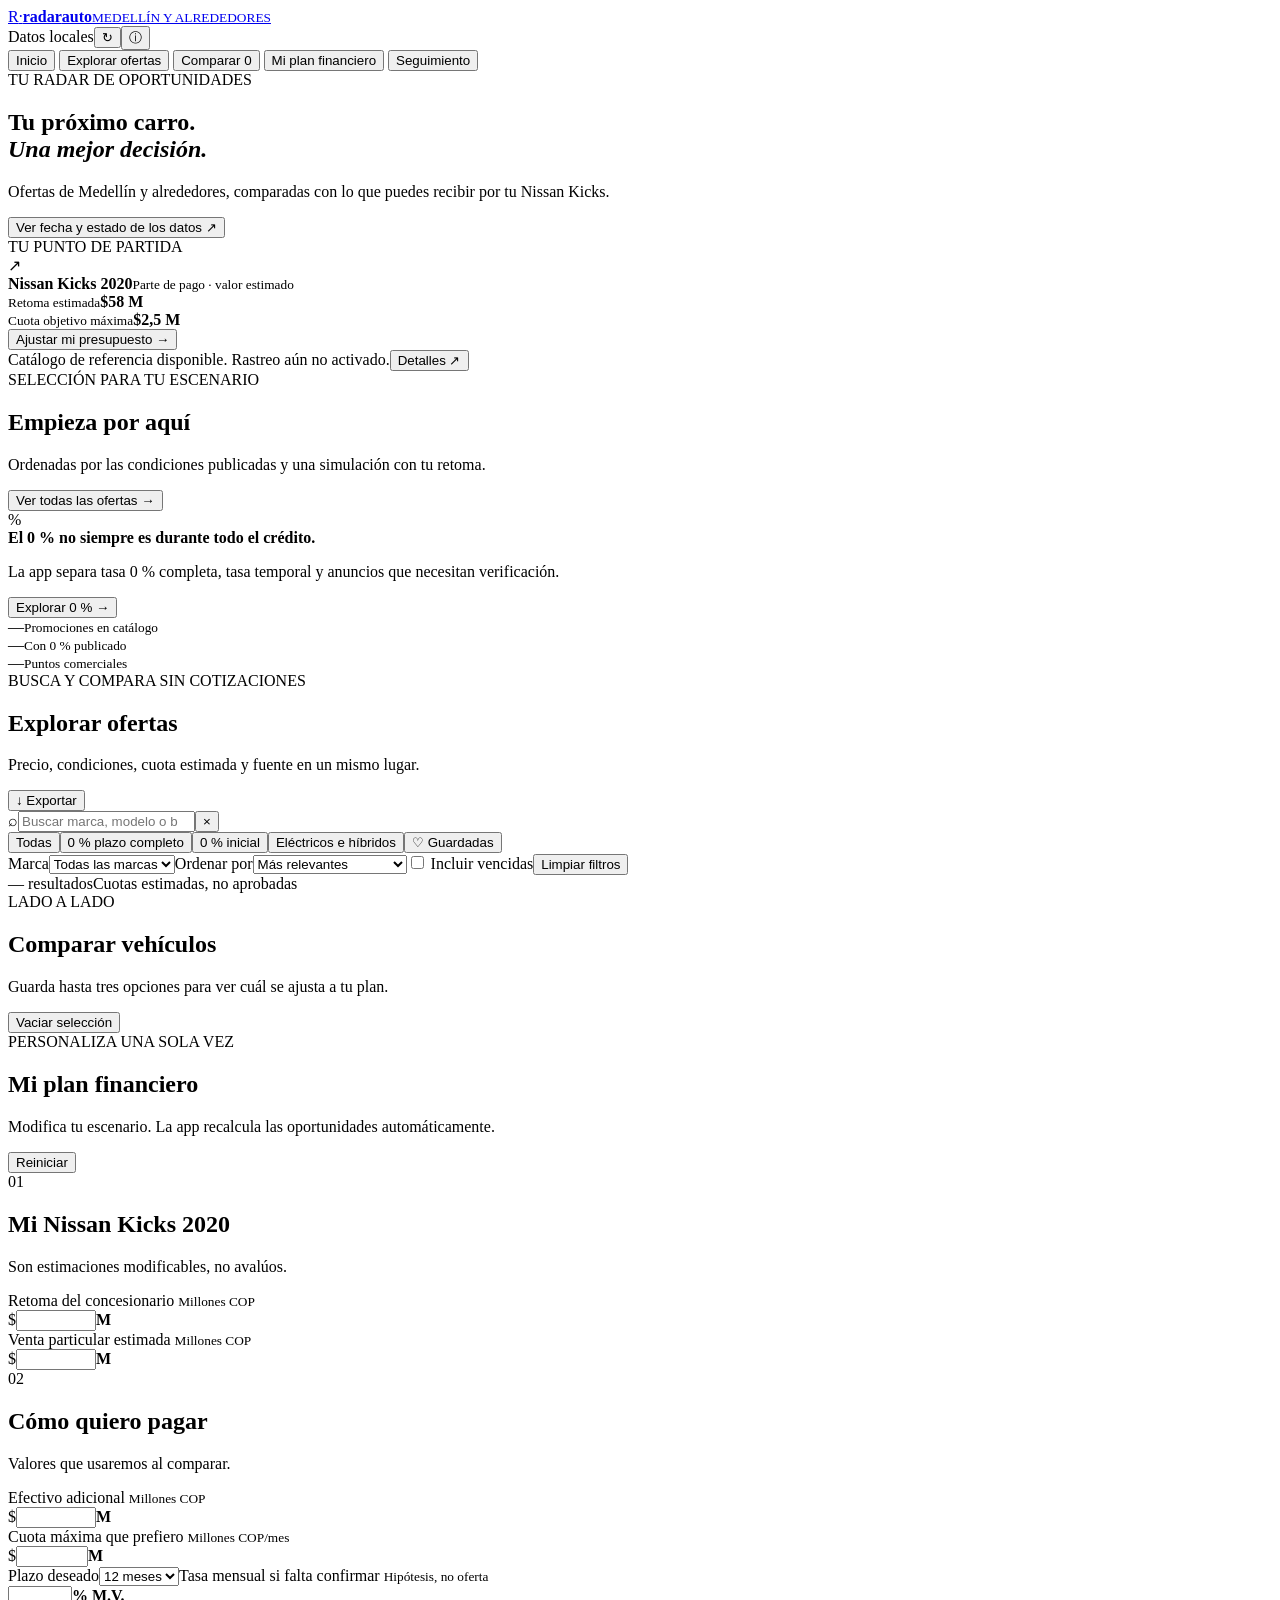
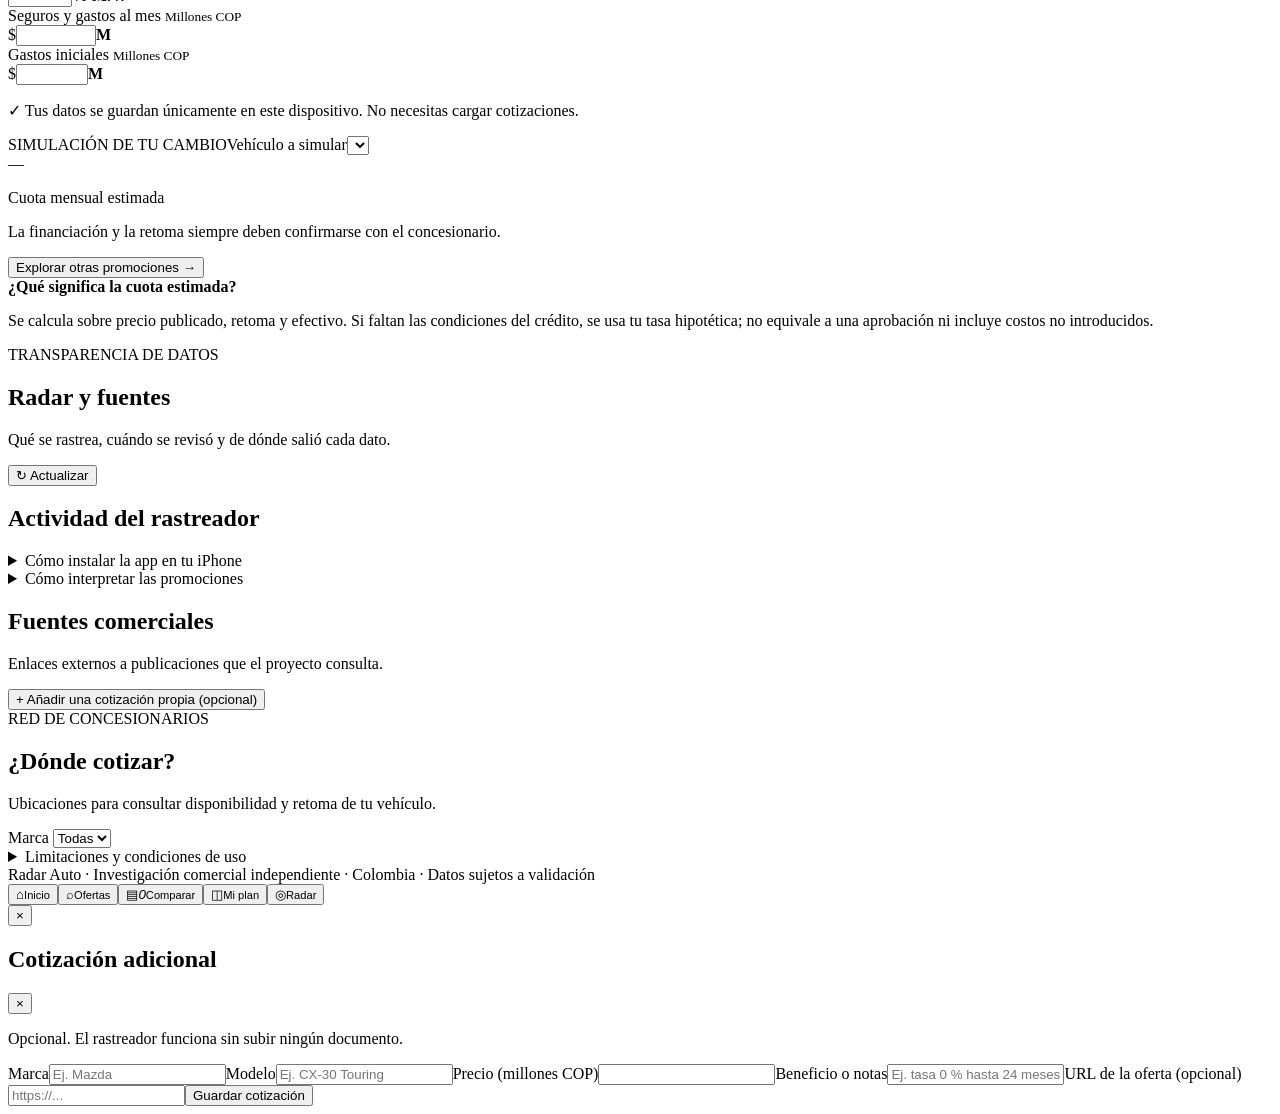
<file: template.html>
<!doctype html>
<html lang="es">
<head>
<meta charset="utf-8">
<meta name="viewport" content="width=device-width,initial-scale=1,viewport-fit=cover">
<title>Radar Auto · Ofertas de carros en Medellín</title>
<meta name="description" content="Encuentra promociones de carros, compáralas y simula el cambio entregando tu Nissan Kicks 2020.">
<meta name="theme-color" content="#112c35">
<meta name="apple-mobile-web-app-capable" content="yes">
<meta name="apple-mobile-web-app-title" content="Radar Auto">
<meta name="apple-mobile-web-app-status-bar-style" content="default">
<link rel="manifest" href="./manifest.webmanifest">
<link rel="icon" href="./icons/icon-192.png" type="image/png">
<link rel="apple-touch-icon" href="./icons/apple-touch-icon.png">
<style>__CSS__</style>
</head>
<body>
<div class="app-shell">
 <header class="app-header">
  <a class="brand-lockup" href="#inicio" data-tab-link="inicio" aria-label="Volver al inicio"><span class="brand-icon" aria-hidden="true">R<span>·</span></span><span><strong>radar<span class="brand-light">auto</span></strong><small>MEDELLÍN Y ALREDEDORES</small></span></a>
  <div class="header-actions"><span id="netPill" class="net-pill" role="status">Datos locales</span><button class="icon-button" id="refreshBtn" type="button" title="Buscar versión publicada más reciente" aria-label="Actualizar catálogo">↻</button><button class="icon-button" data-switch="radar" type="button" title="Monitoreo y fuentes" aria-label="Monitoreo y fuentes">ⓘ</button></div>
 </header>
 <nav class="desktop-nav" aria-label="Navegación principal">
  <button class="nav-item active" data-switch="inicio" type="button">Inicio</button>
  <button class="nav-item" data-switch="ofertas" type="button">Explorar ofertas</button>
  <button class="nav-item" data-switch="comparar" type="button">Comparar <span class="compare-number" data-compare-count>0</span></button>
  <button class="nav-item" data-switch="plan" type="button">Mi plan financiero</button>
  <button class="nav-item" data-switch="radar" type="button">Seguimiento</button>
 </nav>
 <main id="mainContent" tabindex="-1">
  <section class="screen" data-screen="inicio" aria-labelledby="homeTitle">
   <div class="home-intro"><div class="intro-copy"><span class="eyebrow"><span class="live-dot"></span> TU RADAR DE OPORTUNIDADES</span><h1 id="homeTitle">Tu próximo carro.<br><em>Una mejor decisión.</em></h1><p>Ofertas de Medellín y alrededores, comparadas con lo que puedes recibir por tu Nissan Kicks.</p><button class="text-action" data-switch="radar" type="button">Ver fecha y estado de los datos <span aria-hidden="true">↗</span></button></div><div class="profile-summary"><span class="profile-label">TU PUNTO DE PARTIDA</span><div class="profile-car"><span class="car-avatar" aria-hidden="true">↗</span><div><strong>Nissan Kicks <span>2020</span></strong><small>Parte de pago · valor estimado</small></div></div><div class="profile-values"><div><small>Retoma estimada</small><strong id="homeTrade">$58 M</strong></div><div><small>Cuota objetivo máxima</small><strong id="homeBudget">$2,5 M</strong></div></div><button class="profile-edit" data-switch="plan" type="button">Ajustar mi presupuesto <span>→</span></button></div></div>
   <div class="status-strip" id="statusStrip"><span class="status-indicator"></span><span id="statusLine">Catálogo de referencia disponible. Rastreo aún no activado.</span><button data-switch="radar" type="button">Detalles ↗</button></div>
   <div class="section-heading"><div><span class="overline">SELECCIÓN PARA TU ESCENARIO</span><h2>Empieza por aquí</h2><p>Ordenadas por las condiciones publicadas y una simulación con tu retoma.</p></div><button class="small-link" data-switch="ofertas" type="button">Ver todas las ofertas →</button></div>
   <div class="feature-grid" id="featuredGrid"></div>
   <div class="explain-row"><span class="explain-symbol">%</span><div><strong>El 0 % no siempre es durante todo el crédito.</strong><p>La app separa tasa 0 % completa, tasa temporal y anuncios que necesitan verificación.</p></div><button data-switch="ofertas" data-filter-shortcut="full" type="button">Explorar 0 % →</button></div>
   <div class="mini-stats"><div><span id="totalOffers">—</span><small>Promociones en catálogo</small></div><div><span id="totalZero">—</span><small>Con 0 % publicado</small></div><div><span id="totalDealers">—</span><small>Puntos comerciales</small></div></div>
  </section>
  <section class="screen hidden" data-screen="ofertas" aria-labelledby="offersTitle">
   <div class="page-title"><div><span class="overline">BUSCA Y COMPARA SIN COTIZACIONES</span><h1 id="offersTitle">Explorar ofertas</h1><p>Precio, condiciones, cuota estimada y fuente en un mismo lugar.</p></div><button id="exportOffers" class="quiet-btn" type="button">↓ Exportar</button></div>
   <div class="search-box"><span aria-hidden="true">⌕</span><input type="search" id="searchBox" placeholder="Buscar marca, modelo o beneficio" aria-label="Buscar ofertas" autocomplete="off"><button id="clearSearch" type="button" title="Borrar búsqueda" aria-label="Borrar búsqueda">×</button></div>
   <div class="chip-scroller" aria-label="Filtros rápidos" id="filterChips"><button class="filter-chip active" data-chip="all" aria-pressed="true" type="button">Todas</button><button class="filter-chip" data-chip="full" aria-pressed="false" type="button">0 % plazo completo</button><button class="filter-chip" data-chip="intro" aria-pressed="false" type="button">0 % inicial</button><button class="filter-chip" data-chip="electric" aria-pressed="false" type="button">Eléctricos e híbridos</button><button class="filter-chip" data-chip="saved" aria-pressed="false" type="button">♡ Guardadas</button></div>
   <div class="filter-bar"><label>Marca<select id="brandFilter"><option value="">Todas las marcas</option></select></label><label>Ordenar por<select id="sortFilter"><option value="smart">Más relevantes</option><option value="payment">Menor cuota estimada</option><option value="price">Menor precio</option><option value="soon">Próximo vencimiento</option></select></label><label class="switch-label"><input type="checkbox" id="includeExpired"> Incluir vencidas</label><button type="button" class="reset-btn" id="resetFilters">Limpiar filtros</button></div>
   <div class="list-meta"><span id="resultsCount">— resultados</span><span>Cuotas estimadas, no aprobadas</span></div>
   <div id="offersGrid" class="offers-grid"></div>
  </section>
  <section class="screen hidden" data-screen="comparar" aria-labelledby="compareTitle">
   <div class="page-title"><div><span class="overline">LADO A LADO</span><h1 id="compareTitle">Comparar vehículos</h1><p>Guarda hasta tres opciones para ver cuál se ajusta a tu plan.</p></div><button class="quiet-btn" id="clearCompare" type="button">Vaciar selección</button></div>
   <div class="compare-layout" id="compareContent"></div>
  </section>
  <section class="screen hidden" data-screen="plan" aria-labelledby="planTitle">
   <div class="page-title"><div><span class="overline">PERSONALIZA UNA SOLA VEZ</span><h1 id="planTitle">Mi plan financiero</h1><p>Modifica tu escenario. La app recalcula las oportunidades automáticamente.</p></div><button id="resetPlan" class="quiet-btn" type="button">Reiniciar</button></div>
   <div class="plan-grid"><form id="profileForm" class="editor-card">
    <div class="form-header"><span class="form-icon">01</span><div><h2>Mi Nissan Kicks 2020</h2><p>Son estimaciones modificables, no avalúos.</p></div></div>
    <div class="form-fields two-fields"><label>Retoma del concesionario <small>Millones COP</small><div class="number-wrap"><span>$</span><input id="inputTrade" type="number" min="0" max="1000" step="0.5" inputmode="decimal"><b>M</b></div></label><label>Venta particular estimada <small>Millones COP</small><div class="number-wrap"><span>$</span><input id="inputSale" type="number" min="0" max="1000" step="0.5" inputmode="decimal"><b>M</b></div></label></div>
    <div class="form-separator"></div><div class="form-header"><span class="form-icon">02</span><div><h2>Cómo quiero pagar</h2><p>Valores que usaremos al comparar.</p></div></div>
    <div class="form-fields two-fields"><label>Efectivo adicional <small>Millones COP</small><div class="number-wrap"><span>$</span><input id="inputCash" type="number" min="0" max="1000" step="0.5" inputmode="decimal"><b>M</b></div></label><label>Cuota máxima que prefiero <small>Millones COP/mes</small><div class="number-wrap"><span>$</span><input id="inputTarget" type="number" min="0.1" max="100" step="0.1" inputmode="decimal"><b>M</b></div></label><label>Plazo deseado<select id="inputMonths"><option value="12">12 meses</option><option value="24">24 meses</option><option value="36">36 meses</option><option value="48">48 meses</option><option value="60">60 meses</option><option value="72">72 meses</option></select></label><label>Tasa mensual si falta confirmar <small>Hipótesis, no oferta</small><div class="number-wrap"><input id="inputRate" type="number" min="0" max="5" step="0.05" inputmode="decimal"><b>% M.V.</b></div></label><label>Seguros y gastos al mes <small>Millones COP</small><div class="number-wrap"><span>$</span><input id="inputInsurance" type="number" min="0" max="100" step="0.01" inputmode="decimal"><b>M</b></div></label><label>Gastos iniciales <small>Millones COP</small><div class="number-wrap"><span>$</span><input id="inputFees" type="number" min="0" max="100" step="0.1" inputmode="decimal"><b>M</b></div></label></div>
    <p class="privacy-note">✓ Tus datos se guardan únicamente en este dispositivo. No necesitas cargar cotizaciones.</p>
   </form><div class="plan-sidebar"><div class="editor-card plan-result"><span class="overline">SIMULACIÓN DE TU CAMBIO</span><label class="plan-offer-label">Vehículo a simular<select id="planSelectedOffer" aria-label="Vehículo a simular"></select></label><div class="price-large" id="planMonthly">—</div><p id="planMonthlyNote">Cuota mensual estimada</p><div id="planScenario" class="summary-list"></div><p class="privacy-note">La financiación y la retoma siempre deben confirmarse con el concesionario.</p><button class="primary-btn full" data-switch="ofertas" type="button">Explorar otras promociones →</button></div><div class="education-card"><strong>¿Qué significa la cuota estimada?</strong><p>Se calcula sobre precio publicado, retoma y efectivo. Si faltan las condiciones del crédito, se usa tu tasa hipotética; no equivale a una aprobación ni incluye costos no introducidos.</p></div></div></div>
  </section>
  <section class="screen hidden" data-screen="radar" aria-labelledby="radarTitle">
   <div class="page-title"><div><span class="overline">TRANSPARENCIA DE DATOS</span><h1 id="radarTitle">Radar y fuentes</h1><p>Qué se rastrea, cuándo se revisó y de dónde salió cada dato.</p></div><button class="quiet-btn" id="radarRefresh" type="button">↻ Actualizar</button></div>
   <div id="radarStatus" class="radar-banner"></div>
   <div class="radar-grid"><div class="editor-card"><h2>Actividad del rastreador</h2><div id="monitorChecks"></div><details class="detail-box"><summary>Cómo instalar la app en tu iPhone</summary><p>Una vez publicada en HTTPS, abre la dirección en Safari, pulsa Compartir → Agregar a Inicio y activa «Abrir como app web». No es instalable desde un archivo local.</p></details><details class="detail-box"><summary>Cómo interpretar las promociones</summary><p>Una tasa promocional durante seis meses no implica 0 % durante todo el crédito. Las tasas «desde», bonos e inventario deben confirmarse con la marca y el concesionario.</p></details></div><div class="editor-card"><h2>Fuentes comerciales</h2><p class="muted">Enlaces externos a publicaciones que el proyecto consulta.</p><div id="sourceLinks" class="source-links"></div><button class="quiet-btn" type="button" id="quoteOpen">+ Añadir una cotización propia (opcional)</button></div></div>
   <div class="section-heading dealer-heading"><div><span class="overline">RED DE CONCESIONARIOS</span><h2>¿Dónde cotizar?</h2><p>Ubicaciones para consultar disponibilidad y retoma de tu vehículo.</p></div><label>Marca <select id="dealerFilter"><option value="">Todas</option></select></label></div><div class="dealers-grid" id="dealerList"></div>
   <details class="legal-notice"><summary>Limitaciones y condiciones de uso</summary><p>Es un proyecto de investigación comercial independiente. El catálogo inicial contiene referencias publicadas, no cotizaciones personalizadas; las campañas nacionales no garantizan disponibilidad local. El rastreo solo se actualiza automáticamente cuando el proyecto está desplegado con la programación activa. Ninguna cuota mostrada constituye una aprobación bancaria ni incluye cargos desconocidos.</p></details>
  </section>
 </main>
 <footer class="site-footer">Radar Auto · Investigación comercial independiente · Colombia · <span id="footerData">Datos sujetos a validación</span></footer>
</div>
<nav class="mobile-nav" aria-label="Menú principal"><button data-switch="inicio" class="active" type="button"><span aria-hidden="true">⌂</span><small>Inicio</small></button><button data-switch="ofertas" type="button"><span aria-hidden="true">⌕</span><small>Ofertas</small></button><button data-switch="comparar" class="compare-tab" type="button"><span aria-hidden="true">▤<i data-compare-count>0</i></span><small>Comparar</small></button><button data-switch="plan" type="button"><span aria-hidden="true">◫</span><small>Mi plan</small></button><button data-switch="radar" type="button"><span aria-hidden="true">◎</span><small>Radar</small></button></nav>
<div class="toast" id="toast" role="status" aria-live="polite"></div>
<div class="sheet-overlay hidden" id="detailOverlay" role="presentation"><section class="detail-sheet" role="dialog" aria-modal="true" aria-labelledby="detailTitle"><div class="sheet-handle"></div><div class="sheet-header"><span class="overline" id="detailBrand"></span><button id="detailClose" class="icon-button" type="button" aria-label="Cerrar detalle">×</button></div><div id="detailBody"></div></section></div>
<div class="sheet-overlay hidden" id="quoteOverlay"><section class="detail-sheet" role="dialog" aria-modal="true" aria-labelledby="quoteTitle"><div class="sheet-handle"></div><div class="sheet-header"><h2 id="quoteTitle">Cotización adicional</h2><button class="icon-button" id="quoteClose" type="button" aria-label="Cerrar">×</button></div><p class="muted">Opcional. El rastreador funciona sin subir ningún documento.</p><form id="quoteForm" class="form-fields quote-form"><label>Marca<input name="brand" required placeholder="Ej. Mazda"></label><label>Modelo<input name="model" required placeholder="Ej. CX-30 Touring"></label><label>Precio (millones COP)<input name="price" required type="number" min="1" step="0.01"></label><label>Beneficio o notas<input name="terms" placeholder="Ej. tasa 0 % hasta 24 meses"></label><label>URL de la oferta (opcional)<input name="source" type="url" placeholder="https://..."></label><button class="primary-btn full" type="submit">Guardar cotización</button></form></section></div>
<script type="application/json" id="seed">__SEED__</script>
<script>__JS__</script>
</body></html>
</file>
